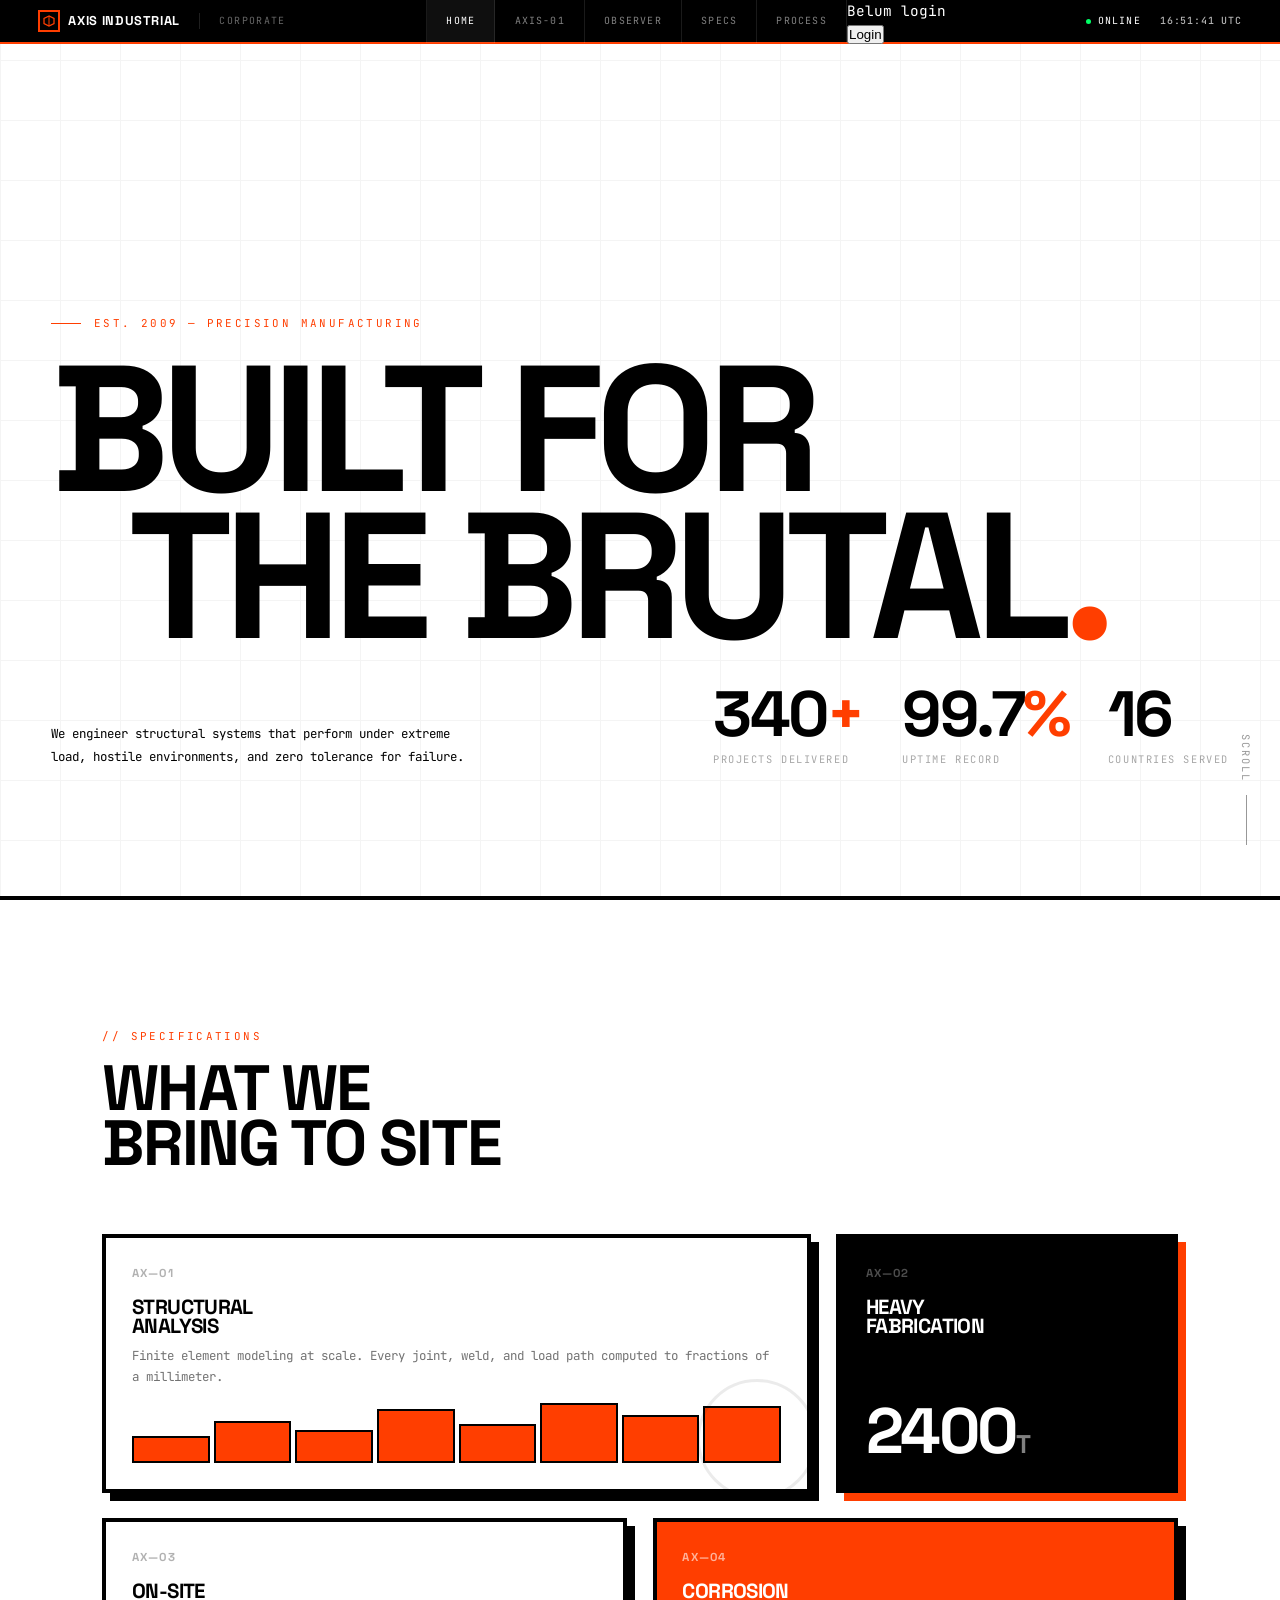
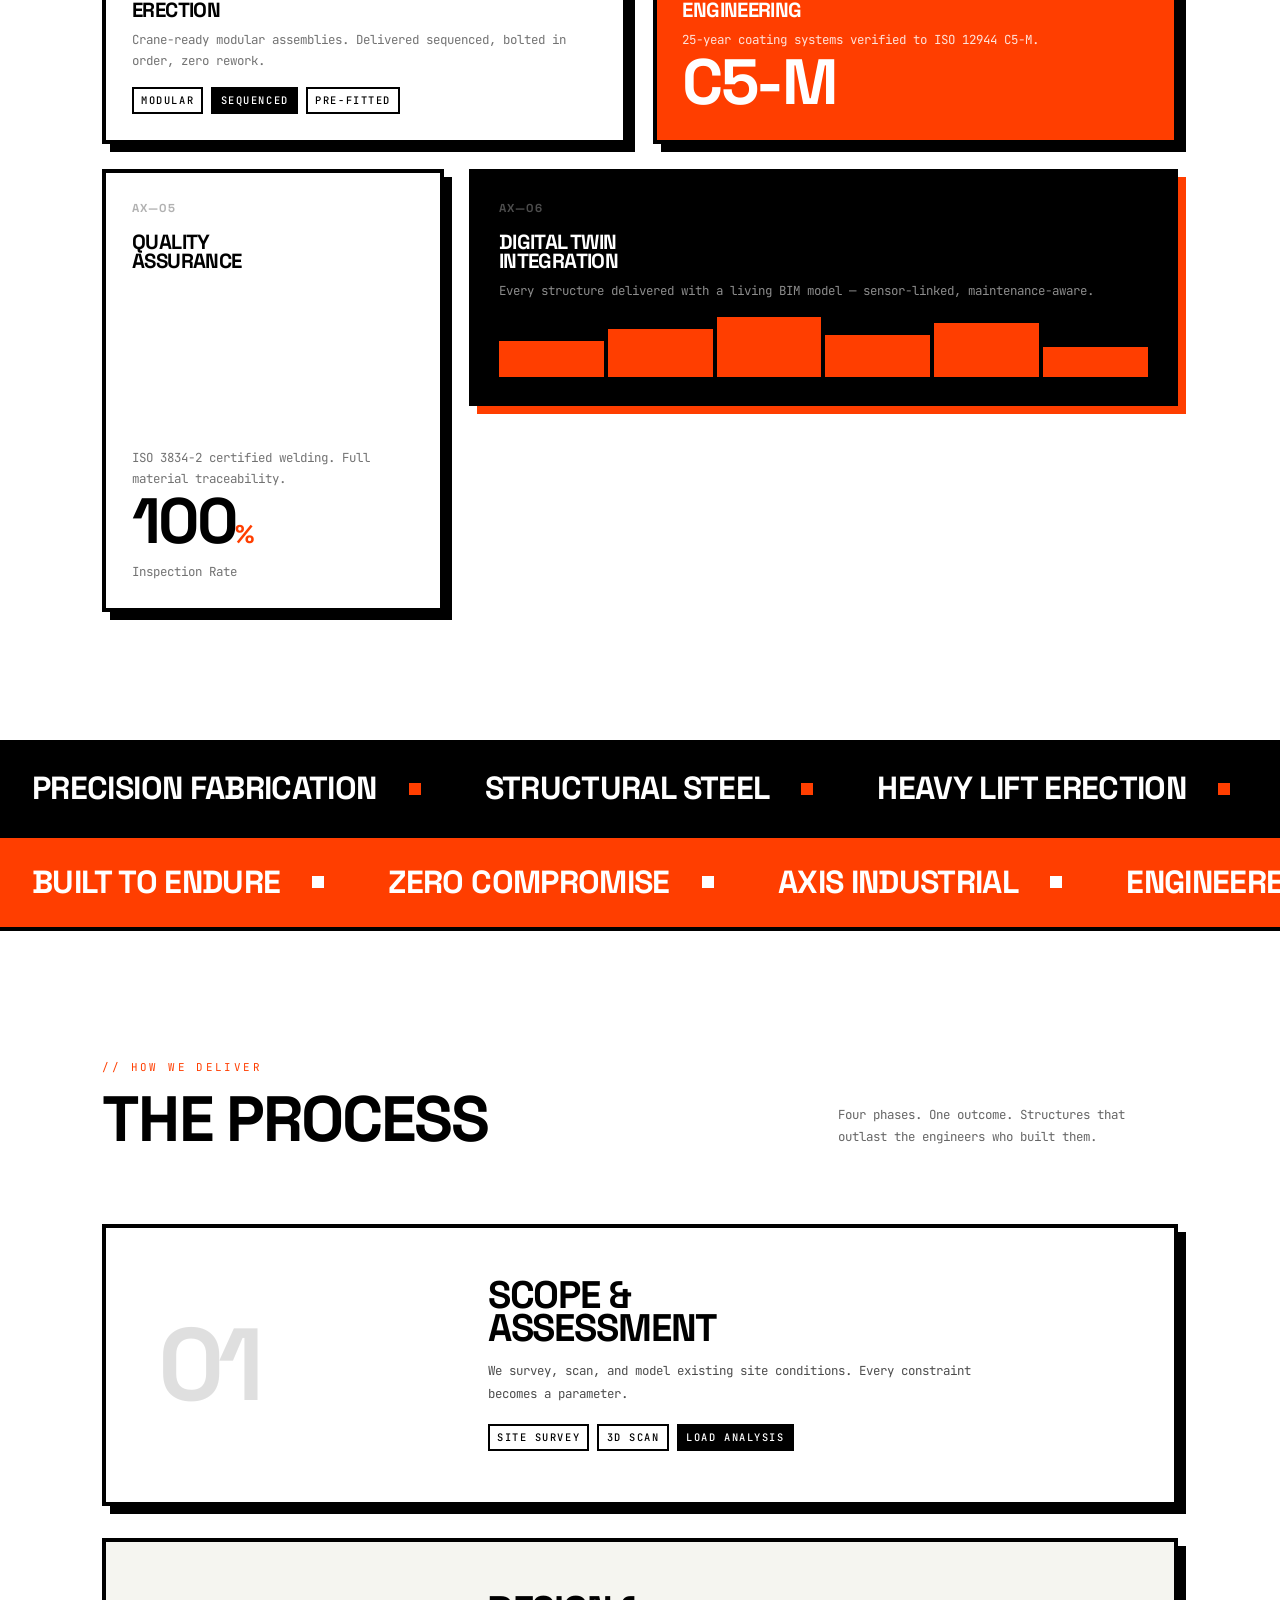
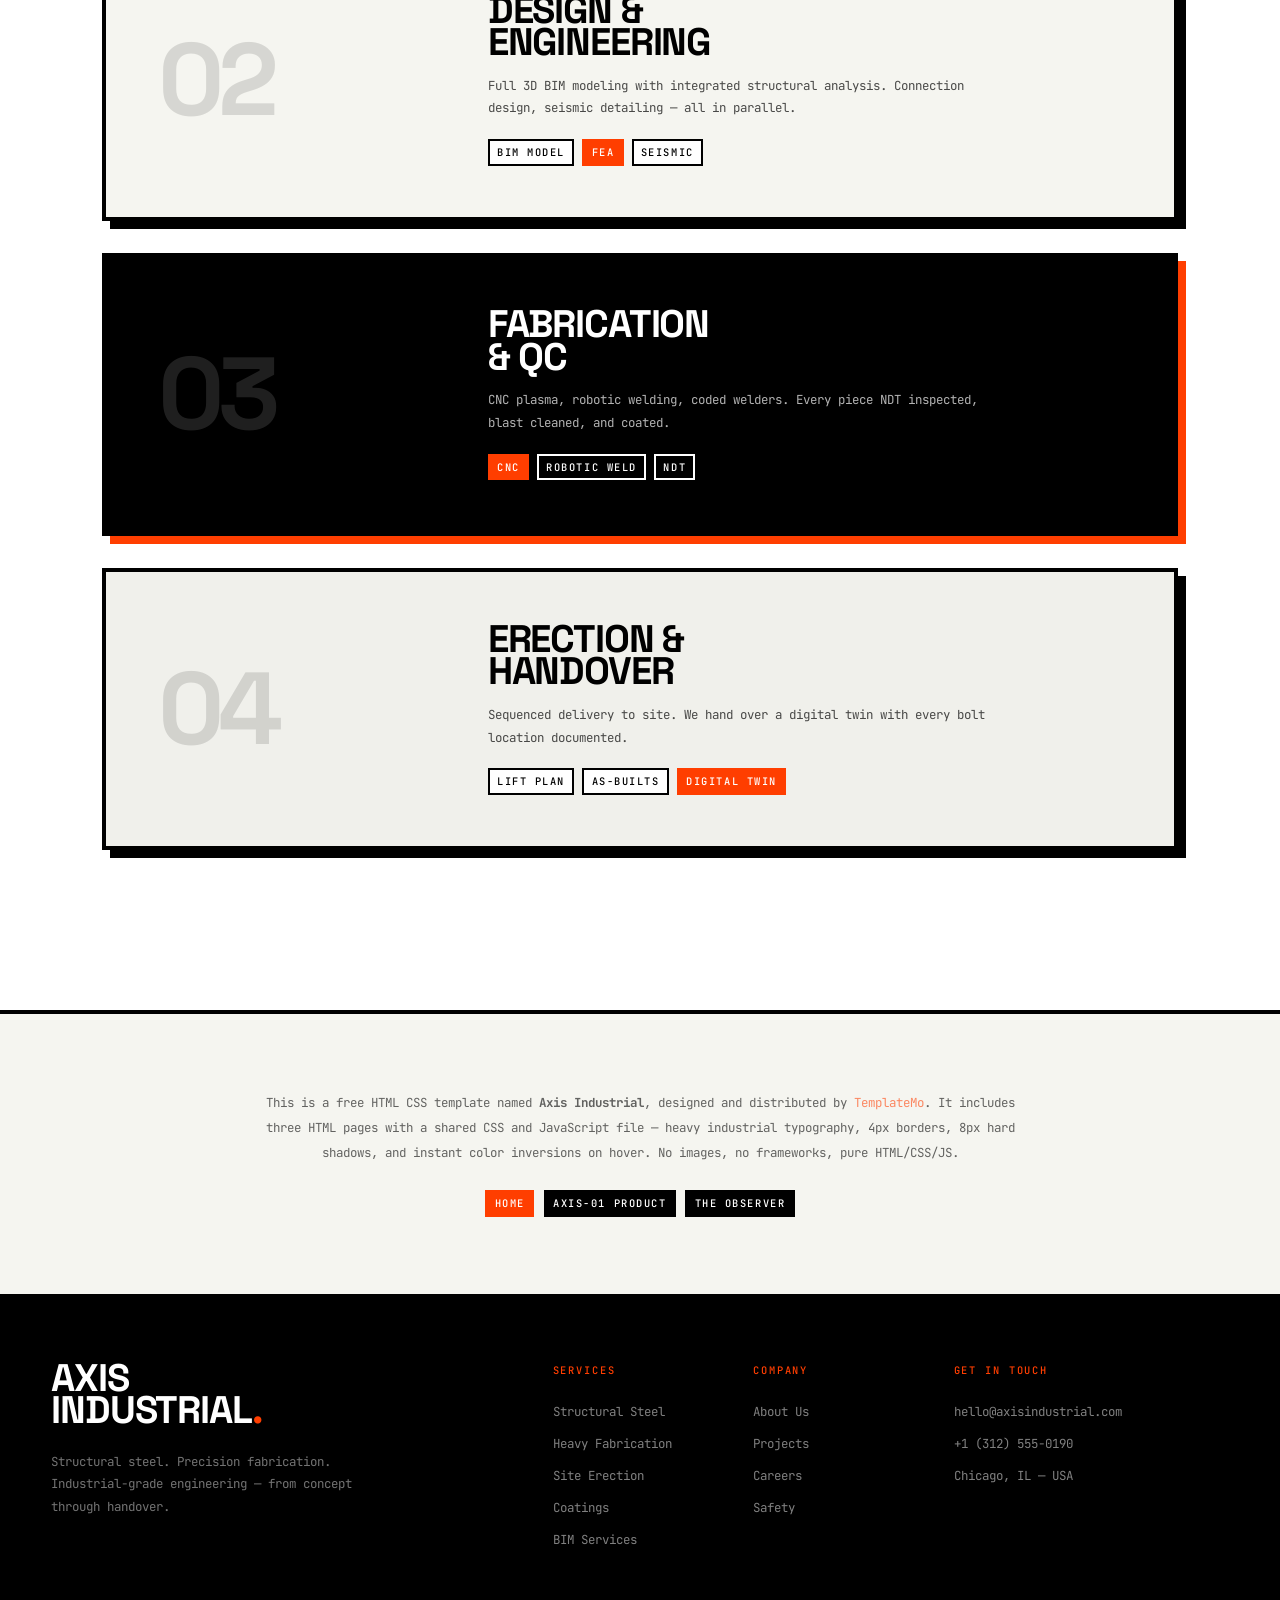
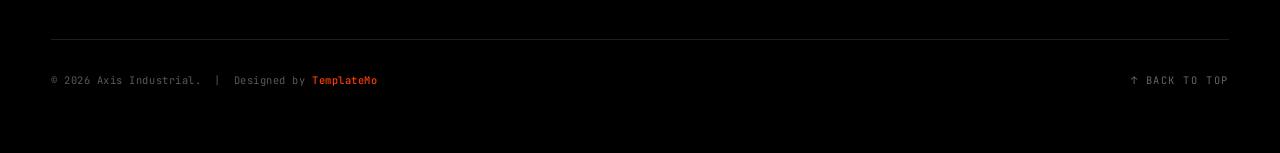
<file: index.html>
<!DOCTYPE html>
<html lang="en">
<head>
<meta charset="UTF-8">
<meta name="viewport" content="width=device-width, initial-scale=1.0">
<title>AXIS INDUSTRIAL — Engineered Without Compromise</title>
<meta name="description" content="AXIS INDUSTRIAL delivers precision-engineered solutions for heavy industry. Built to endure. Designed to perform.">
<link rel="preconnect" href="https://fonts.googleapis.com">
<link rel="preconnect" href="https://fonts.gstatic.com" crossorigin>
<link href="https://fonts.googleapis.com/css2?family=JetBrains+Mono:wght@400;500&family=Space+Grotesk:wght@400;700&display=swap" rel="stylesheet">
<link rel="stylesheet" href="css/templatemo-axis-industrial.css">
<link rel="stylesheet" href="css/templatemo-axis-main-page.css">
<!--

TemplateMo 619 Axis Industrial

https://templatemo.com/tm-619-axis-industrial

-->
</head>
<body>

<!-- ====== HEADER ====== -->
<header class="header">
    <div class="header__inner">
        <div class="header__left">
            <a href="index.html" class="header__logo" aria-label="AXIS INDUSTRIAL Home">
                <span class="header__logo-mark">
                    <svg viewBox="0 0 24 24" fill="none" xmlns="http://www.w3.org/2000/svg"><path d="M12 2L2 7V17L12 22L22 17V7L12 2Z" stroke="#FF3E00" stroke-width="2.5"/><line x1="12" y1="2" x2="12" y2="22" stroke="#FF3E00" stroke-width="2"/></svg>
                </span>
                Axis Industrial
            </a>
            <span class="header__sep"></span>
            <span class="header__product">Corporate</span>
        </div>
        <nav class="header__nav" id="headerNav">
            <a href="index.html" class="active">Home</a>
            <a href="animasi.html">AXIS-01</a>
            <a href="the-observer.html">Observer</a>
            <a href="#specs">Specs</a>
            <a href="#process">Process</a>

            <div class="login-status">
                    <p id="userInfo">Belum login</p>

                    <div id="authArea">
                <button onclick="goLogin()" class="nav-cta">Login</button>
                    </div>
            </div>
        </nav>
        <div class="header__right">
            <div class="header__status"><span class="header__status-dot"></span><span>Online</span></div>
            <div class="header__clock" id="utcClock">--:--:-- UTC</div>
        </div>
        <button class="header__burger" id="headerBurger" aria-label="Toggle navigation" aria-expanded="false"><span></span><span></span><span></span></button>
    </div>
</header>


<!-- ====== HERO ====== -->
<section class="hero">
    <div class="hero__grid hero__grid--dense" aria-hidden="true"></div>
    <div class="hero__label reveal">Est. 2009 — Precision Manufacturing</div>
    <h1 class="hero__title">
        <span class="line">Built for</span>
        <span class="line line--indent">the Brutal<span class="accent-dot">.</span></span>
    </h1>
    <div class="hero__bottom">
        <p class="hero__desc reveal">We engineer structural systems that perform under extreme load, hostile environments, and zero tolerance for failure.</p>
        <div class="hero__stats reveal">
            <div><div class="hero__stat-num">340<span class="accent">+</span></div><div class="hero__stat-label">Projects Delivered</div></div>
            <div><div class="hero__stat-num">99.7<span class="accent">%</span></div><div class="hero__stat-label">Uptime Record</div></div>
            <div><div class="hero__stat-num">16</div><div class="hero__stat-label">Countries Served</div></div>
        </div>
    </div>
    <div class="hero__scroll-cue" aria-hidden="true">Scroll</div>
</section>


<!-- ====== BENTO SPECS ====== -->
<section class="section" id="specs">
    <div class="container">
        <div class="section__header reveal">
            <div class="section__eyebrow">// Specifications</div>
            <h2 class="section__title">What We<br>Bring to Site</h2>
        </div>
        <div class="bento__grid">
            <div class="bento-card bento-card--wide reveal">
                <div class="bento-card__number">AX—01</div>
                <div><h3 class="bento-card__title">Structural<br>Analysis</h3><p class="bento-card__text">Finite element modeling at scale. Every joint, weld, and load path computed to fractions of a millimeter.</p></div>
                <div class="bar-chart"><div class="bar-chart__col" style="height:45%"></div><div class="bar-chart__col" style="height:70%"></div><div class="bar-chart__col" style="height:55%"></div><div class="bar-chart__col" style="height:90%"></div><div class="bar-chart__col" style="height:65%"></div><div class="bar-chart__col" style="height:100%"></div><div class="bar-chart__col" style="height:80%"></div><div class="bar-chart__col" style="height:95%"></div></div>
                <div class="bento-card__visual" aria-hidden="true"></div>
            </div>
            <div class="bento-card bento-card--narrow bento-card--dark reveal">
                <div class="bento-card__number">AX—02</div>
                <h3 class="bento-card__title">Heavy<br>Fabrication</h3>
                <div class="bento-card__stat">2400<span style="font-size:0.4em;opacity:0.5">T</span></div>
            </div>
            <div class="bento-card bento-card--mid reveal">
                <div class="bento-card__number">AX—03</div>
                <div><h3 class="bento-card__title">On-Site<br>Erection</h3><p class="bento-card__text">Crane-ready modular assemblies. Delivered sequenced, bolted in order, zero rework.</p></div>
                <div style="align-self:end;display:flex;flex-wrap:wrap;gap:0.5rem"><span class="tag">Modular</span><span class="tag tag--filled">Sequenced</span><span class="tag">Pre-fitted</span></div>
            </div>
            <div class="bento-card bento-card--mid bento-card--safety reveal">
                <div class="bento-card__number" style="opacity:0.6">AX—04</div>
                <h3 class="bento-card__title">Corrosion<br>Engineering</h3>
                <p class="bento-card__text" style="opacity:0.85">25-year coating systems verified to ISO 12944 C5-M.</p>
                <div class="bento-card__stat">C5-M</div>
            </div>
            <div class="bento-card bento-card--narrow bento-card--tall reveal">
                <div class="bento-card__number">AX—05</div>
                <h3 class="bento-card__title">Quality<br>Assurance</h3>
                <p class="bento-card__text">ISO 3834-2 certified welding. Full material traceability.</p>
                <div style="align-self:end"><div class="bento-card__stat">100<span class="accent" style="font-size:0.4em">%</span></div><div class="bento-card__text" style="margin-top:0.5rem">Inspection Rate</div></div>
            </div>
            <div class="bento-card bento-card--wide bento-card--dark reveal">
                <div class="bento-card__number">AX—06</div>
                <div><h3 class="bento-card__title">Digital Twin<br>Integration</h3><p class="bento-card__text" style="opacity:0.55">Every structure delivered with a living BIM model — sensor-linked, maintenance-aware.</p></div>
                <div class="bar-chart"><div class="bar-chart__col" style="height:60%"></div><div class="bar-chart__col" style="height:80%"></div><div class="bar-chart__col" style="height:100%"></div><div class="bar-chart__col" style="height:70%"></div><div class="bar-chart__col" style="height:90%"></div><div class="bar-chart__col" style="height:50%"></div></div>
            </div>
        </div>
    </div>
</section>


<!-- ====== TICKER ====== -->
<div class="ticker" aria-hidden="true"><div class="ticker__track"><span class="ticker__item">Precision Fabrication</span><span class="ticker__item">Structural Steel</span><span class="ticker__item">Heavy Lift Erection</span><span class="ticker__item">Industrial Coatings</span><span class="ticker__item">BIM / Digital Twin</span><span class="ticker__item">Quality ISO 3834</span><span class="ticker__item">NDT Inspection</span><span class="ticker__item">Modular Assembly</span><span class="ticker__item">Precision Fabrication</span><span class="ticker__item">Structural Steel</span><span class="ticker__item">Heavy Lift Erection</span><span class="ticker__item">Industrial Coatings</span><span class="ticker__item">BIM / Digital Twin</span><span class="ticker__item">Quality ISO 3834</span><span class="ticker__item">NDT Inspection</span><span class="ticker__item">Modular Assembly</span></div></div>
<div class="ticker ticker--reverse ticker--safety" aria-hidden="true"><div class="ticker__track"><span class="ticker__item">Built to Endure</span><span class="ticker__item">Zero Compromise</span><span class="ticker__item">Axis Industrial</span><span class="ticker__item">Engineered Strength</span><span class="ticker__item">On Time — On Spec</span><span class="ticker__item">Axis Industrial</span><span class="ticker__item">Built to Endure</span><span class="ticker__item">Zero Compromise</span><span class="ticker__item">Axis Industrial</span><span class="ticker__item">Engineered Strength</span><span class="ticker__item">On Time — On Spec</span><span class="ticker__item">Axis Industrial</span></div></div>


<!-- ====== THE STACK ====== -->
<section class="section" id="process">
    <div class="container">
        <div class="stack__header reveal">
            <div><div class="section__eyebrow">// How We Deliver</div><h2 class="section__title">The Process</h2></div>
            <p class="stack__subtitle">Four phases. One outcome. Structures that outlast the engineers who built them.</p>
        </div>
        <div>
            <article class="stack__card reveal"><div class="stack__card-left"><div class="stack__card-step">01</div></div><div class="stack__card-right"><h3 class="stack__card-title">Scope &<br>Assessment</h3><p class="stack__card-text">We survey, scan, and model existing site conditions. Every constraint becomes a parameter.</p><div class="stack__card-tags"><span class="tag">Site Survey</span><span class="tag">3D Scan</span><span class="tag tag--filled">Load Analysis</span></div></div></article>
            <article class="stack__card reveal"><div class="stack__card-left"><div class="stack__card-step">02</div></div><div class="stack__card-right"><h3 class="stack__card-title">Design &<br>Engineering</h3><p class="stack__card-text">Full 3D BIM modeling with integrated structural analysis. Connection design, seismic detailing — all in parallel.</p><div class="stack__card-tags"><span class="tag">BIM Model</span><span class="tag tag--safety">FEA</span><span class="tag">Seismic</span></div></div></article>
            <article class="stack__card reveal"><div class="stack__card-left"><div class="stack__card-step">03</div></div><div class="stack__card-right"><h3 class="stack__card-title">Fabrication<br>& QC</h3><p class="stack__card-text">CNC plasma, robotic welding, coded welders. Every piece NDT inspected, blast cleaned, and coated.</p><div class="stack__card-tags"><span class="tag tag--filled">CNC</span><span class="tag">Robotic Weld</span><span class="tag">NDT</span></div></div></article>
            <article class="stack__card reveal"><div class="stack__card-left"><div class="stack__card-step">04</div></div><div class="stack__card-right"><h3 class="stack__card-title">Erection &<br>Handover</h3><p class="stack__card-text">Sequenced delivery to site. We hand over a digital twin with every bolt location documented.</p><div class="stack__card-tags"><span class="tag">Lift Plan</span><span class="tag">As-Builts</span><span class="tag tag--safety">Digital Twin</span></div></div></article>
        </div>
    </div>
</section>


<!-- ====== ABOUT THIS TEMPLATE ====== -->
<section class="about">
    <div class="about__inner">
        <p class="about__text">
            This is a free HTML CSS template named <strong>Axis Industrial</strong>, designed and distributed by
            <a href="https://templatemo.com/tm-619-axis-industrial" target="_blank" rel="noopener" style="color:var(--safety)">TemplateMo</a>.
            It includes three HTML pages with a shared CSS and JavaScript file — heavy industrial typography,
            4px borders, 8px hard shadows, and instant color inversions on hover. No images, no frameworks, pure HTML/CSS/JS.
        </p>
        <div class="about__links">
            <a href="index.html" class="tag tag--safety">Home</a>
            <a href="landing-page.html" class="tag tag--filled">AXIS-01 Product</a>
            <a href="the-observer.html" class="tag tag--filled">The Observer</a>
        </div>
    </div>
</section>


<!-- ====== FOOTER ====== -->
<footer class="footer">
    <div class="footer__inner">
        <div class="footer__top">
            <div class="footer__brand">
                <h2 class="font-display footer__brand-name">Axis<br>Industrial<span class="accent">.</span></h2>
                <p class="footer__brand-desc">Structural steel. Precision fabrication. Industrial-grade engineering — from concept through handover.</p>
            </div>
            <div class="footer__col"><div class="footer__col-title">Services</div><a href="#">Structural Steel</a><a href="#">Heavy Fabrication</a><a href="#">Site Erection</a><a href="#">Coatings</a><a href="#">BIM Services</a></div>
            <div class="footer__col"><div class="footer__col-title">Company</div><a href="#">About Us</a><a href="#">Projects</a><a href="#">Careers</a><a href="#">Safety</a></div>
            <div class="footer__col"><div class="footer__col-title">Get in Touch</div><a href="#">hello@axisindustrial.com</a><a href="#">+1 (312) 555-0190</a><a href="#">Chicago, IL — USA</a></div>
        </div>
        <div class="footer__bottom">
            <span class="footer__copy">&copy; 2026 Axis Industrial. &nbsp;|&nbsp; Designed by <a href="https://templatemo.com/tm-619-axis-industrial" target="_blank" rel="nofollow noopener">TemplateMo</a></span>
            <button class="footer__back-top" id="backToTop" aria-label="Back to top">↑ Back to Top</button>
        </div>
    </div>
</footer>

<script src="js/templatemo-axis-script.js"></script>
    <script src="login/js/welcome.js"></script>
</body>
</html>
</file>
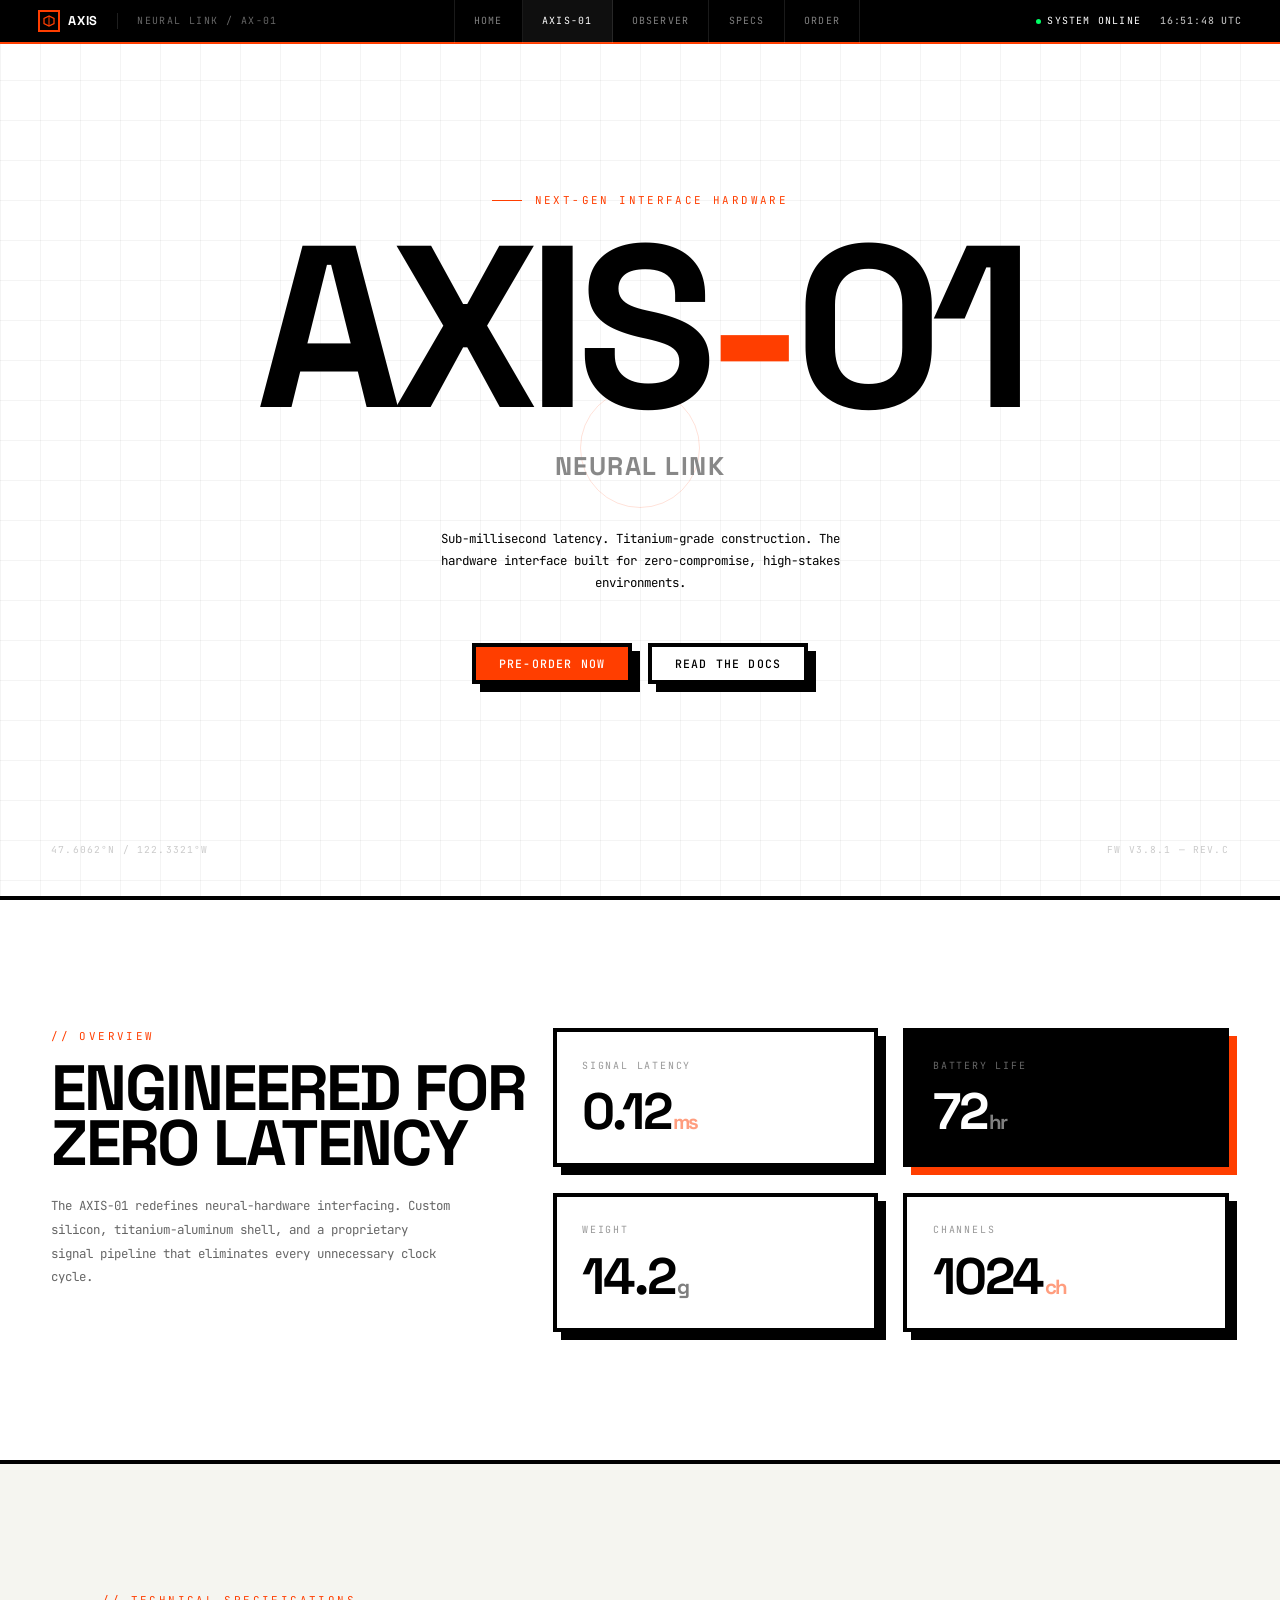
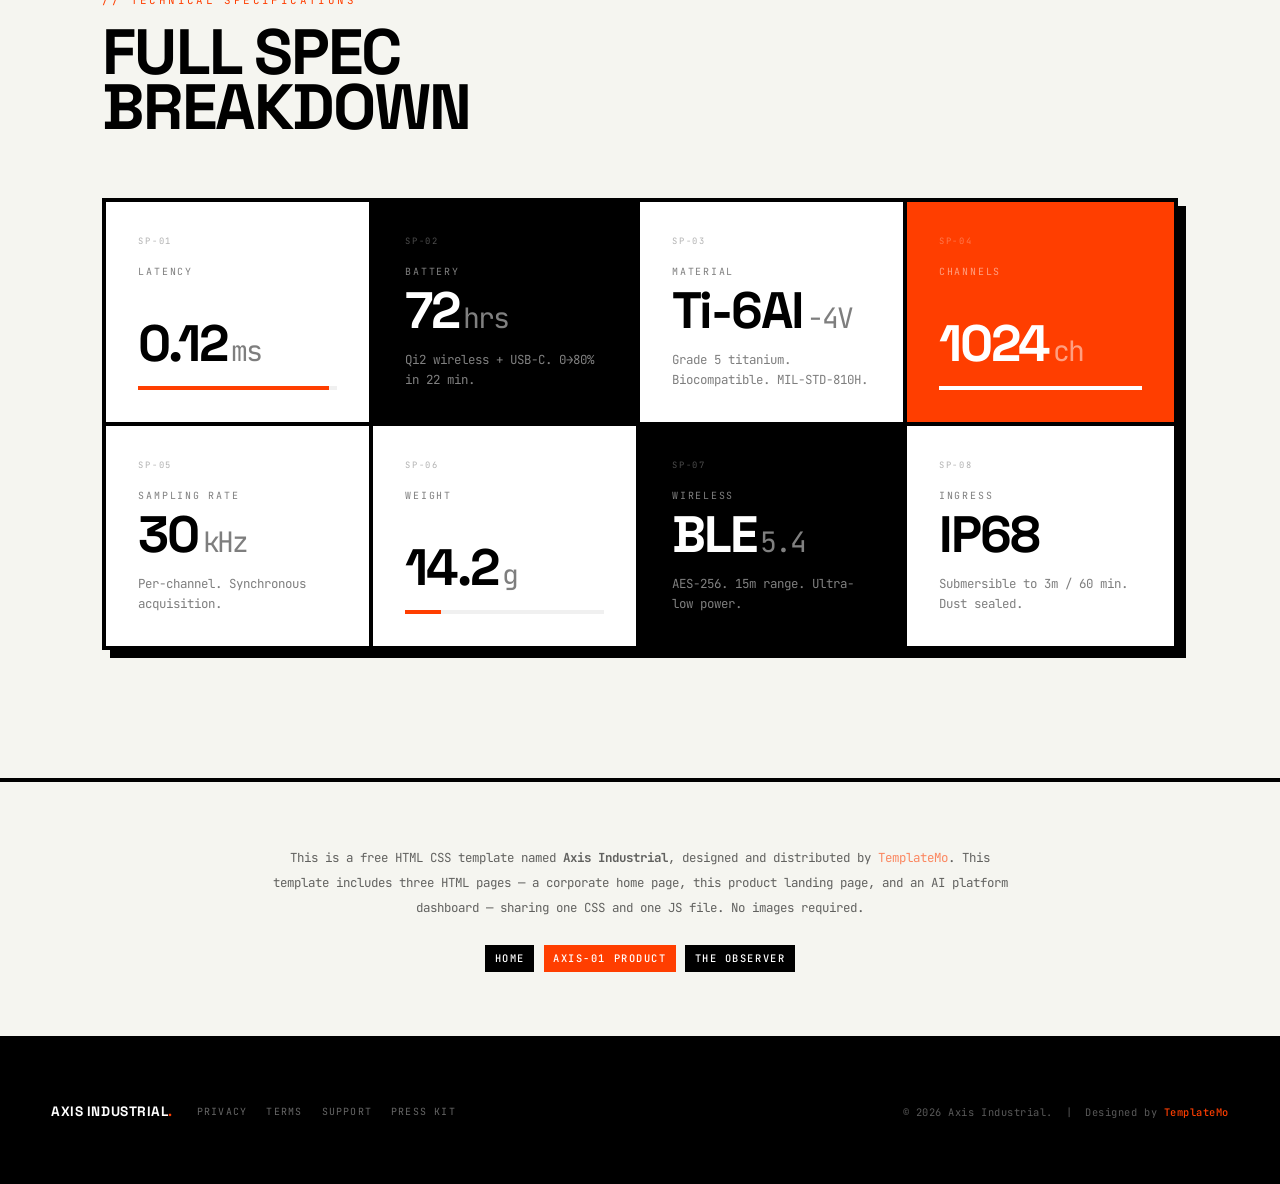
<file: animasi.html>
<!DOCTYPE html>
<html lang="en">
<head>
<meta charset="UTF-8">
<meta name="viewport" content="width=device-width, initial-scale=1.0">
<title>AXIS-01 Neural Link — Next-Gen Interface Hardware</title>
<meta name="description" content="AXIS-01 Neural Link. Sub-millisecond latency. Titanium-grade construction. The hardware interface built for zero-compromise environments.">
<link rel="preconnect" href="https://fonts.googleapis.com">
<link rel="preconnect" href="https://fonts.gstatic.com" crossorigin>
<link href="https://fonts.googleapis.com/css2?family=JetBrains+Mono:wght@400;500&family=Space+Grotesk:wght@400;700&display=swap" rel="stylesheet">
<link rel="stylesheet" href="css/templatemo-axis-industrial.css">
<link rel="stylesheet" href="css/templatemo-axis-landing-page.css">
<!--

TemplateMo 619 Axis Industrial

https://templatemo.com/tm-619-axis-industrial

-->
</head>
<body>

<!-- ====== HEADER ====== -->
<header class="header">
    <div class="header__inner">
        <div class="header__left">
            <a href="index.html" class="header__logo" aria-label="Axis Industrial Home">
                <span class="header__logo-mark"><svg viewBox="0 0 24 24" fill="none" xmlns="http://www.w3.org/2000/svg"><path d="M12 2L2 7V17L12 22L22 17V7L12 2Z" stroke="#FF3E00" stroke-width="2.5"/><line x1="12" y1="2" x2="12" y2="22" stroke="#FF3E00" stroke-width="2"/></svg></span>
                Axis
            </a>
            <span class="header__sep"></span>
            <span class="header__product">Neural Link / AX-01</span>
        </div>
        <nav class="header__nav" id="headerNav">
            <a href="index.html">Home</a>
            <a href="landing-page.html" class="active">AXIS-01</a>
            <a href="the-observer.html">Observer</a>
            <a href="#specs">Specs</a>
            <a href="#order">Order</a>
        </nav>
        <div class="header__right">
            <div class="header__status"><span class="header__status-dot"></span><span>System Online</span></div>
            <div class="header__clock" id="utcClock">--:--:-- UTC</div>
        </div>
        <button class="header__burger" id="headerBurger" aria-label="Toggle navigation" aria-expanded="false"><span></span><span></span><span></span></button>
    </div>
</header>


<!-- ====== HERO ====== -->
<section class="hero hero--center hero--product">
    <div class="hero__grid" aria-hidden="true"></div>
    <div class="hero__label reveal">Next-Gen Interface Hardware</div>
    <h1 class="hero__title">AXIS<span class="accent-dot">-</span>01</h1>
    <p class="hero__subtitle reveal">Neural Link</p>
    <p class="hero__desc reveal" style="margin-bottom:3rem">Sub-millisecond latency. Titanium-grade construction. The hardware interface built for zero-compromise, high-stakes environments.</p>
    <div class="hero__actions reveal">
        <button class="btn btn--primary">Pre-Order Now</button>
        <button class="btn btn--ghost">Read the Docs</button>
    </div>
    <span class="hero__coords" aria-hidden="true">47.6062°N / 122.3321°W</span>
    <span class="hero__version" aria-hidden="true">FW v3.8.1 — Rev.C</span>
</section>


<!-- ====== PRODUCT DETAILS ====== -->
<section class="section" id="overview">
    <div class="details__inner">
        <div class="details__left reveal">
            <div class="section__eyebrow">// Overview</div>
            <h2 class="section__title">Engineered for<br>Zero Latency</h2>
            <p class="details__text" style="margin-top:1.5rem">The AXIS-01 redefines neural-hardware interfacing. Custom silicon, titanium-aluminum shell, and a proprietary signal pipeline that eliminates every unnecessary clock cycle.</p>
        </div>
        <div class="details__right">
            <div class="stat-card reveal"><div class="stat-card__label">Signal Latency</div><div class="stat-card__value">0.12<span class="stat-card__unit accent">ms</span></div></div>
            <div class="stat-card stat-card--dark reveal"><div class="stat-card__label">Battery Life</div><div class="stat-card__value">72<span class="stat-card__unit">hr</span></div></div>
            <div class="stat-card reveal"><div class="stat-card__label">Weight</div><div class="stat-card__value">14.2<span class="stat-card__unit">g</span></div></div>
            <div class="stat-card reveal"><div class="stat-card__label">Channels</div><div class="stat-card__value">1024<span class="stat-card__unit accent">ch</span></div></div>
        </div>
    </div>
</section>


<!-- ====== SPEC GRID ====== -->
<section class="section section--surface" id="specs">
    <div class="container">
        <div class="section__header reveal">
            <div class="section__eyebrow">// Technical Specifications</div>
            <h2 class="section__title">Full Spec<br>Breakdown</h2>
        </div>
        <div class="spec-grid reveal">
            <div class="spec-cell"><div><div class="spec-cell__id">SP-01</div><div class="spec-cell__label">Latency</div></div><div><div class="spec-cell__value">0.12<span class="spec-cell__unit">ms</span></div><div class="bar-track"><div class="bar-track__fill" style="width:96%"></div></div></div></div>
            <div class="spec-cell spec-cell--dark"><div><div class="spec-cell__id">SP-02</div><div class="spec-cell__label">Battery</div></div><div><div class="spec-cell__value">72<span class="spec-cell__unit">hrs</span></div><div class="spec-cell__note">Qi2 wireless + USB-C. 0→80% in 22 min.</div></div></div>
            <div class="spec-cell"><div><div class="spec-cell__id">SP-03</div><div class="spec-cell__label">Material</div></div><div><div class="spec-cell__value">Ti-6Al<span class="spec-cell__unit">-4V</span></div><div class="spec-cell__note">Grade 5 titanium. Biocompatible. MIL-STD-810H.</div></div></div>
            <div class="spec-cell spec-cell--safety"><div><div class="spec-cell__id">SP-04</div><div class="spec-cell__label">Channels</div></div><div><div class="spec-cell__value">1024<span class="spec-cell__unit">ch</span></div><div class="bar-track"><div class="bar-track__fill" style="width:100%"></div></div></div></div>
            <div class="spec-cell"><div><div class="spec-cell__id">SP-05</div><div class="spec-cell__label">Sampling Rate</div></div><div><div class="spec-cell__value">30<span class="spec-cell__unit">kHz</span></div><div class="spec-cell__note">Per-channel. Synchronous acquisition.</div></div></div>
            <div class="spec-cell"><div><div class="spec-cell__id">SP-06</div><div class="spec-cell__label">Weight</div></div><div><div class="spec-cell__value">14.2<span class="spec-cell__unit">g</span></div><div class="bar-track"><div class="bar-track__fill" style="width:18%"></div></div></div></div>
            <div class="spec-cell spec-cell--dark"><div><div class="spec-cell__id">SP-07</div><div class="spec-cell__label">Wireless</div></div><div><div class="spec-cell__value">BLE<span class="spec-cell__unit">5.4</span></div><div class="spec-cell__note">AES-256. 15m range. Ultra-low power.</div></div></div>
            <div class="spec-cell"><div><div class="spec-cell__id">SP-08</div><div class="spec-cell__label">Ingress</div></div><div><div class="spec-cell__value">IP68</div><div class="spec-cell__note">Submersible to 3m / 60 min. Dust sealed.</div></div></div>
        </div>
    </div>
</section>

<!-- ====== ABOUT THIS TEMPLATE ====== -->
<section class="about">
    <div class="about__inner">
        <p class="about__text">
            This is a free HTML CSS template named <strong>Axis Industrial</strong>, designed and distributed by
            <a href="https://templatemo.com/tm-619-axis-industrial" target="_blank" rel="noopener" style="color:var(--safety)">TemplateMo</a>.
            This template includes three HTML pages — a corporate home page, this product landing page, and an AI platform dashboard — sharing one CSS and one JS file. No images required.
        </p>
        <div class="about__links">
            <a href="index.html" class="tag tag--filled">Home</a>
            <a href="landing-page.html" class="tag tag--safety">AXIS-01 Product</a>
            <a href="the-observer.html" class="tag tag--filled">The Observer</a>
        </div>
    </div>
</section>


<!-- ====== FOOTER ====== -->
<footer class="footer footer--compact">
    <div class="footer__inner">
        <div class="footer__left">
            <span class="footer__logo font-display">Axis Industrial<span class="accent">.</span></span>
            <div class="footer__links"><a href="#">Privacy</a><a href="#">Terms</a><a href="#">Support</a><a href="#">Press Kit</a></div>
        </div>
        <span class="footer__copy">&copy; 2026 Axis Industrial. &nbsp;|&nbsp; Designed by <a href="https://templatemo.com/tm-619-axis-industrial" target="_blank" rel="nofollow noopener">TemplateMo</a></span>
    </div>
</footer>

<script src="js/templatemo-axis-script.js"></script>
</body>
</html>
</file>
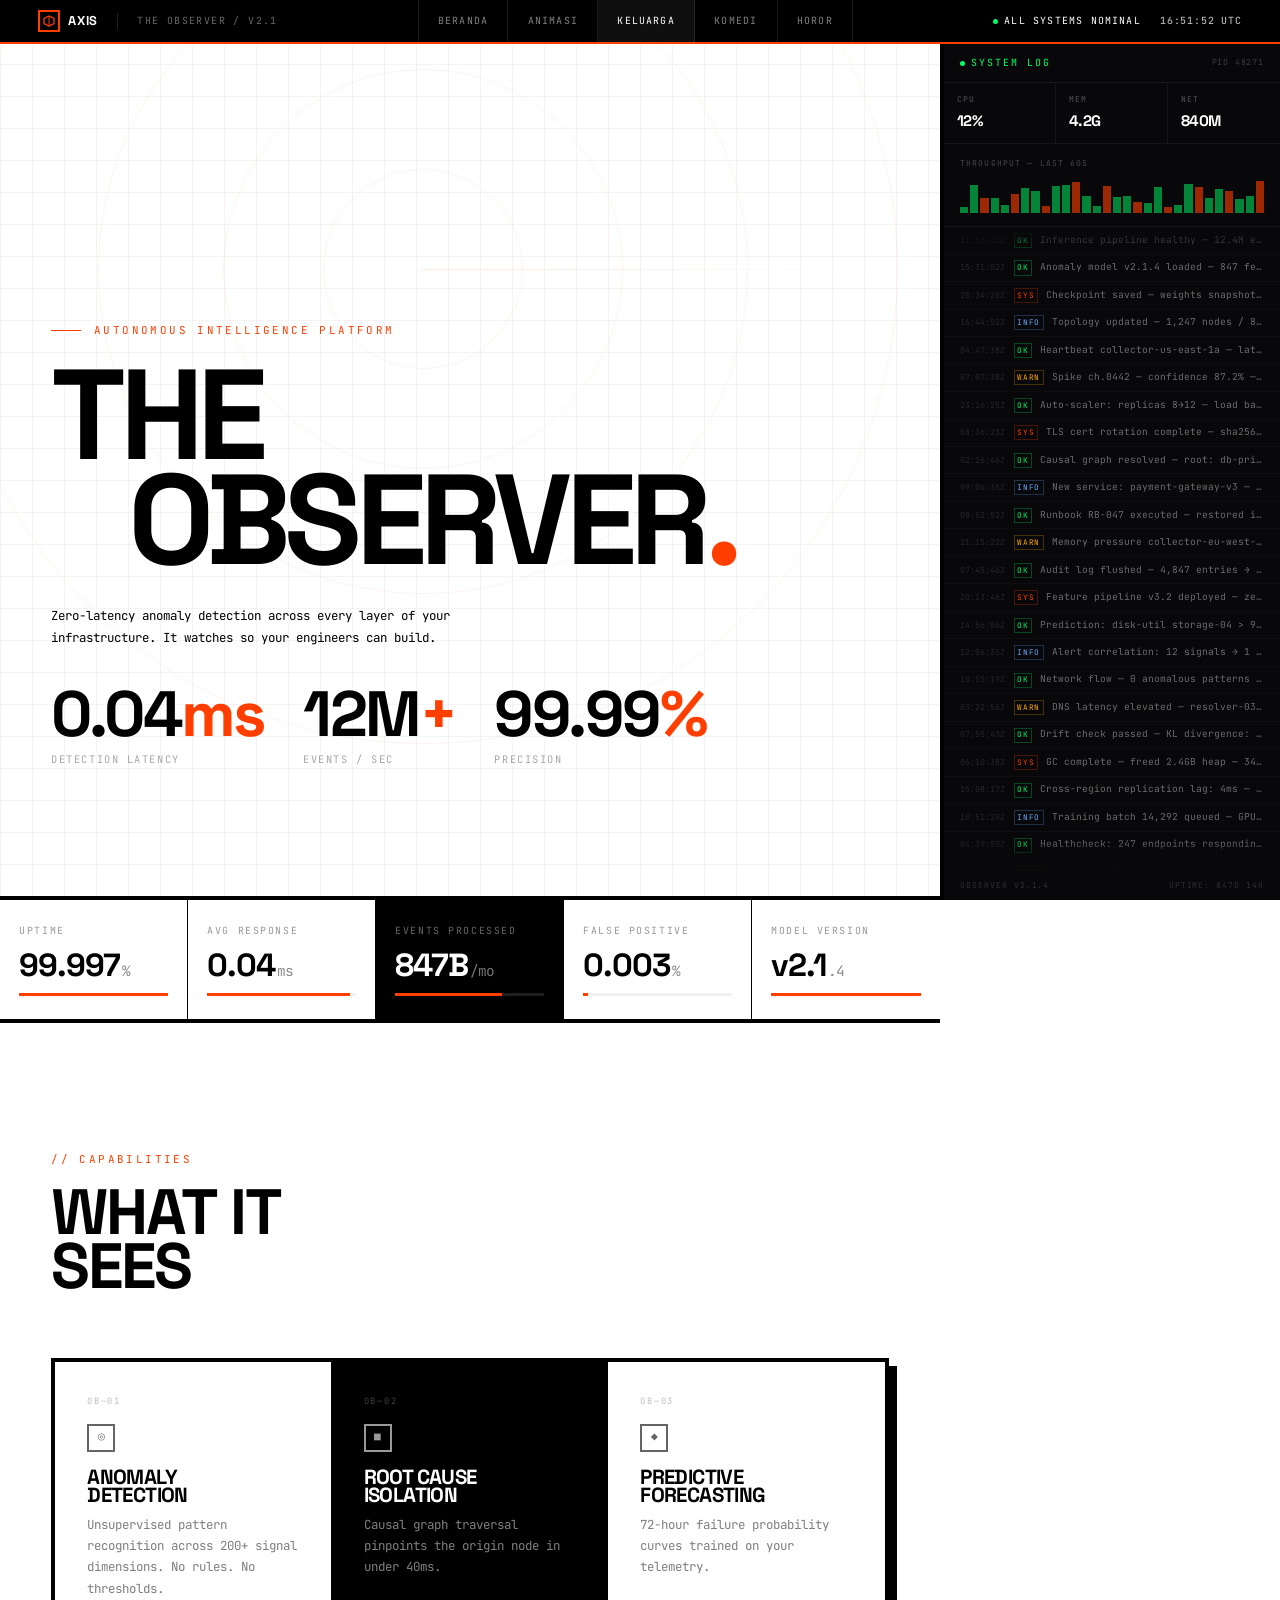
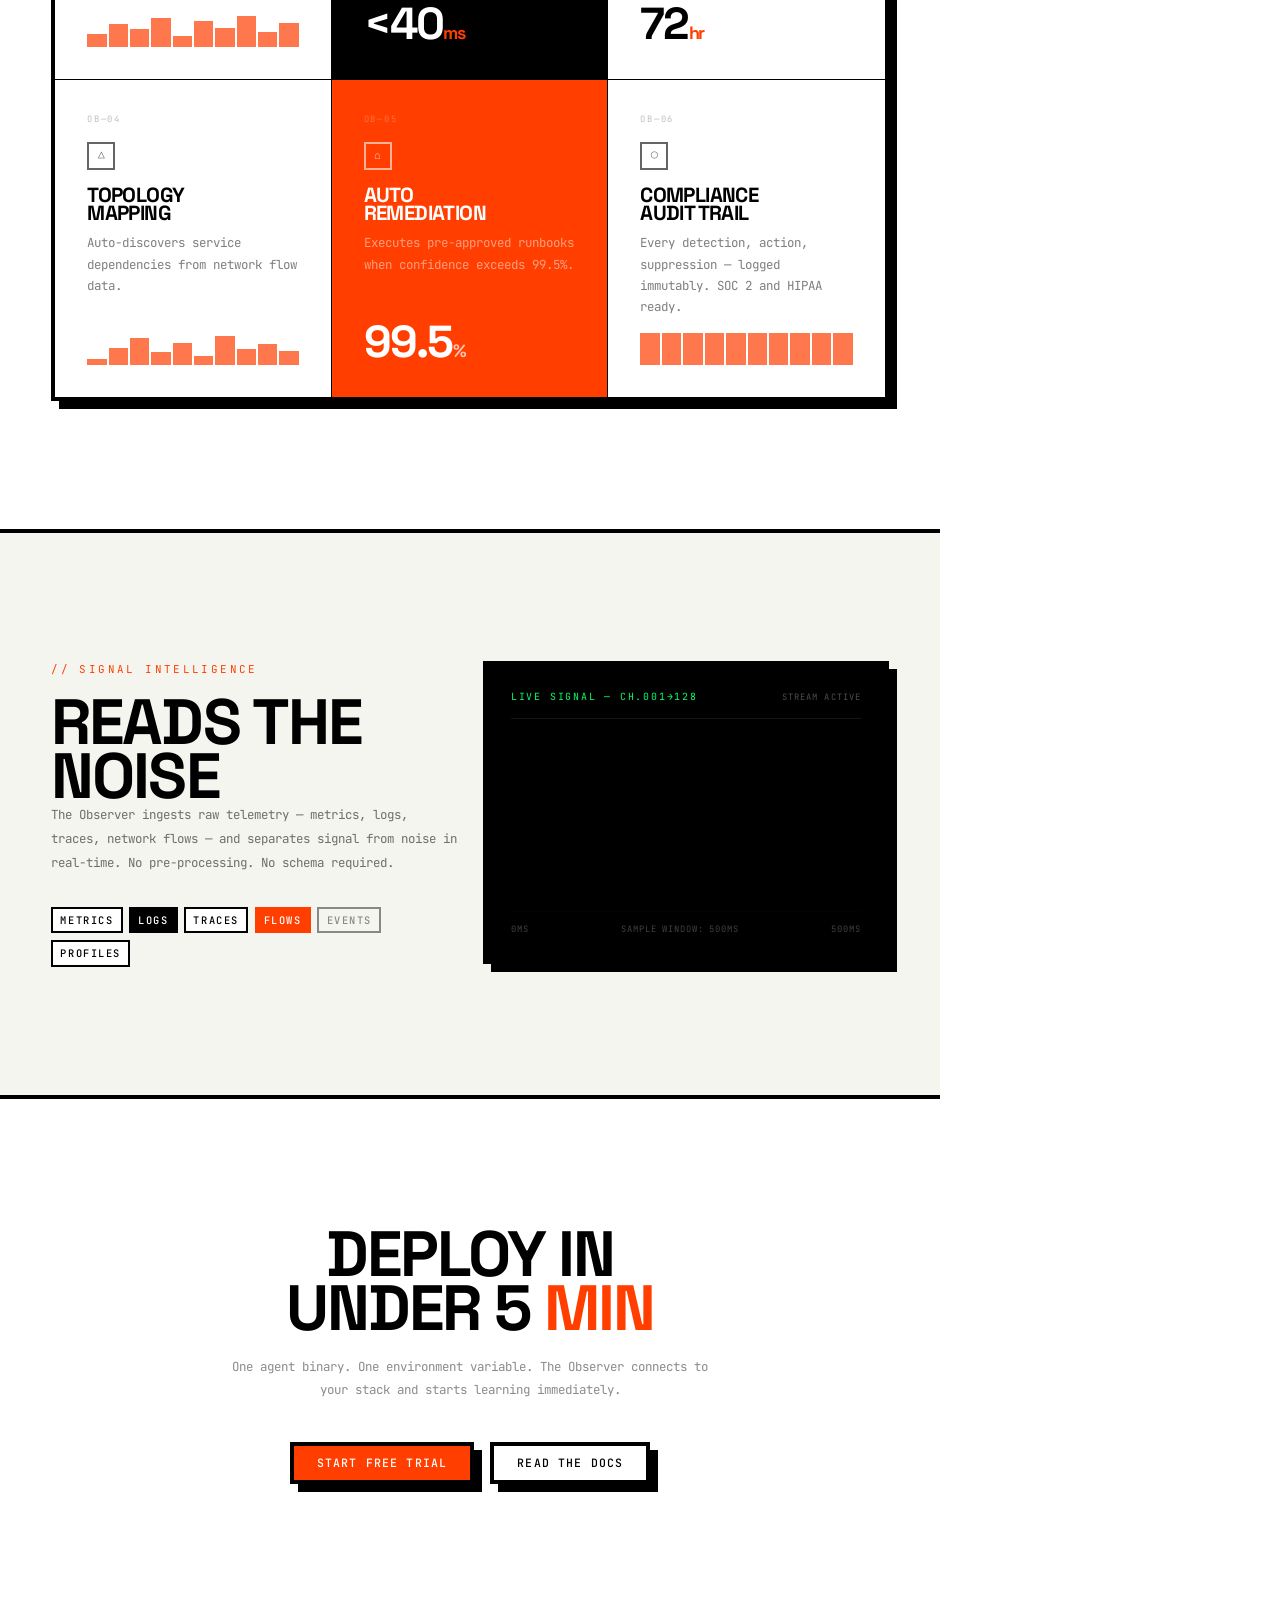
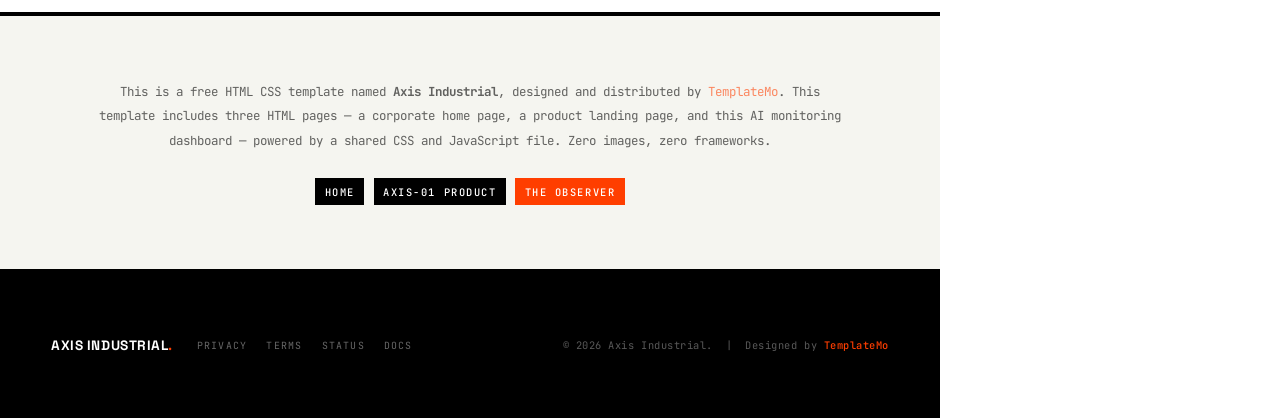
<file: keluarga.html>
<!DOCTYPE html>
<html lang="en">
<head>
<meta charset="UTF-8">
<meta name="viewport" content="width=device-width, initial-scale=1.0">
<title>keluarga</title>
<meta name="description" content="The Observer. Real-time AI inference monitoring. Zero-latency anomaly detection across every layer of your stack.">
<link rel="preconnect" href="https://fonts.googleapis.com">
<link rel="preconnect" href="https://fonts.gstatic.com" crossorigin>
<link href="https://fonts.googleapis.com/css2?family=JetBrains+Mono:wght@300;400;500;700&family=Space+Grotesk:wght@400;700&display=swap" rel="stylesheet">
<link rel="stylesheet" href="css/templatemo-axis-industrial.css">
<link rel="stylesheet" href="css/templatemo-axis-the-observer.css">
<!--

TemplateMo 619 Axis Industrial

https://templatemo.com/tm-619-axis-industrial

-->
</head>
<body>

<!-- ====== HEADER ====== -->
<header class="header">
    <div class="header__inner">
        <div class="header__left">
            <a href="index.html" class="header__logo">
                <span class="header__logo-mark"><svg viewBox="0 0 24 24" fill="none" xmlns="http://www.w3.org/2000/svg"><path d="M12 2L2 7V17L12 22L22 17V7L12 2Z" stroke="#FF3E00" stroke-width="2.5"/><line x1="12" y1="2" x2="12" y2="22" stroke="#FF3E00" stroke-width="2"/></svg></span>
                Axis
            </a>
            <span class="header__sep"></span>
            <span class="header__product">The Observer / v2.1</span>
        </div>
        <nav class="header__nav" id="headerNav">
            <a href="index.html">Beranda</a>
            <a href="animasi.html">Animasi</a>
            <a href="keluarga.html" class="active">Keluarga</a>
            <a href="#features">Komedi</a>
            <a href="#deploy">Horor</a>
        </nav>
        <div class="header__right">
            <div class="header__status"><span class="header__status-dot"></span><span>All Systems Nominal</span></div>
            <div class="header__clock" id="utcClock">--:--:-- UTC</div>
        </div>
        <button class="header__burger" id="headerBurger" aria-label="Toggle navigation" aria-expanded="false"><span></span><span></span><span></span></button>
    </div>
</header>

<!-- ====== LAYOUT SHELL ====== -->
<div class="shell">
<main class="shell__main">

    <!-- ====== HERO ====== -->
    <section class="hero hero--radar">
        <div class="hero__grid" aria-hidden="true"></div>
        <div class="hero__rings" aria-hidden="true"><div class="hero__ring"></div><div class="hero__ring"></div><div class="hero__ring"></div><div class="hero__ring"></div></div>
        <div class="hero__label reveal">Autonomous Intelligence Platform</div>
        <h1 class="hero__title"><span class="line">The</span><span class="line line--indent">Observer<span class="dot">.</span></span></h1>
        <div class="hero__bottom">
            <p class="hero__desc reveal">Zero-latency anomaly detection across every layer of your infrastructure. It watches so your engineers can build.</p>
            <div class="hero__kpis reveal">
                <div><div class="hero__kpi-val">0.04<span class="accent">ms</span></div><div class="hero__kpi-label">Detection Latency</div></div>
                <div><div class="hero__kpi-val">12M<span class="accent">+</span></div><div class="hero__kpi-label">Events / Sec</div></div>
                <div><div class="hero__kpi-val">99.99<span class="accent">%</span></div><div class="hero__kpi-label">Precision</div></div>
            </div>
        </div>
    </section>

    <!-- ====== METRICS RIBBON ====== -->
    <section class="ribbon reveal">
        <div class="ribbon__cell"><div class="ribbon__label">Uptime</div><div class="ribbon__value">99.997<span class="ribbon__unit">%</span></div><div class="bar-track"><div class="bar-track__fill" style="width:99.9%"></div></div></div>
        <div class="ribbon__cell"><div class="ribbon__label">Avg Response</div><div class="ribbon__value">0.04<span class="ribbon__unit">ms</span></div><div class="bar-track"><div class="bar-track__fill" style="width:96%"></div></div></div>
        <div class="ribbon__cell"><div class="ribbon__label">Events Processed</div><div class="ribbon__value">847B<span class="ribbon__unit">/mo</span></div><div class="bar-track"><div class="bar-track__fill" style="width:72%"></div></div></div>
        <div class="ribbon__cell"><div class="ribbon__label">False Positive</div><div class="ribbon__value">0.003<span class="ribbon__unit">%</span></div><div class="bar-track"><div class="bar-track__fill" style="width:3%"></div></div></div>
        <div class="ribbon__cell"><div class="ribbon__label">Model Version</div><div class="ribbon__value">v2.1<span class="ribbon__unit">.4</span></div><div class="bar-track"><div class="bar-track__fill" style="width:100%"></div></div></div>
    </section>

    <!-- ====== FEATURES GRID ====== -->
    <section class="section" id="features">
        <div class="section__header reveal"><div class="section__eyebrow">// Capabilities</div><h2 class="section__title">What It<br>Sees</h2></div>
        <div class="features__grid">
            <div class="feat-card reveal"><div><div class="feat-card__id">OB—01</div><div class="feat-card__icon">◎</div><h3 class="feat-card__title">Anomaly<br>Detection</h3><p class="feat-card__text">Unsupervised pattern recognition across 200+ signal dimensions. No rules. No thresholds.</p></div><div class="spark"><span class="spark__bar" style="height:40%"></span><span class="spark__bar" style="height:70%"></span><span class="spark__bar" style="height:55%"></span><span class="spark__bar" style="height:90%"></span><span class="spark__bar" style="height:35%"></span><span class="spark__bar" style="height:80%"></span><span class="spark__bar" style="height:60%"></span><span class="spark__bar" style="height:95%"></span><span class="spark__bar" style="height:45%"></span><span class="spark__bar" style="height:75%"></span></div></div>
            <div class="feat-card feat-card--dark reveal"><div><div class="feat-card__id">OB—02</div><div class="feat-card__icon">■</div><h3 class="feat-card__title">Root Cause<br>Isolation</h3><p class="feat-card__text">Causal graph traversal pinpoints the origin node in under 40ms.</p></div><div class="feat-card__stat">&lt;40<span class="accent" style="font-size:0.4em">ms</span></div></div>
            <div class="feat-card reveal"><div><div class="feat-card__id">OB—03</div><div class="feat-card__icon">◆</div><h3 class="feat-card__title">Predictive<br>Forecasting</h3><p class="feat-card__text">72-hour failure probability curves trained on your telemetry.</p></div><div class="feat-card__stat">72<span class="accent" style="font-size:0.4em">hr</span></div></div>
            <div class="feat-card reveal"><div><div class="feat-card__id">OB—04</div><div class="feat-card__icon">△</div><h3 class="feat-card__title">Topology<br>Mapping</h3><p class="feat-card__text">Auto-discovers service dependencies from network flow data.</p></div><div class="spark"><span class="spark__bar" style="height:20%"></span><span class="spark__bar" style="height:55%"></span><span class="spark__bar" style="height:85%"></span><span class="spark__bar" style="height:40%"></span><span class="spark__bar" style="height:70%"></span><span class="spark__bar" style="height:30%"></span><span class="spark__bar" style="height:90%"></span><span class="spark__bar" style="height:50%"></span><span class="spark__bar" style="height:65%"></span><span class="spark__bar" style="height:45%"></span></div></div>
            <div class="feat-card feat-card--safety reveal"><div><div class="feat-card__id">OB—05</div><div class="feat-card__icon">⌂</div><h3 class="feat-card__title">Auto<br>Remediation</h3><p class="feat-card__text">Executes pre-approved runbooks when confidence exceeds 99.5%.</p></div><div class="feat-card__stat">99.5<span style="font-size:0.4em;opacity:0.7">%</span></div></div>
            <div class="feat-card reveal"><div><div class="feat-card__id">OB—06</div><div class="feat-card__icon">◯</div><h3 class="feat-card__title">Compliance<br>Audit Trail</h3><p class="feat-card__text">Every detection, action, suppression — logged immutably. SOC 2 and HIPAA ready.</p></div><div class="spark"><span class="spark__bar" style="height:100%"></span><span class="spark__bar" style="height:100%"></span><span class="spark__bar" style="height:100%"></span><span class="spark__bar" style="height:100%"></span><span class="spark__bar" style="height:100%"></span><span class="spark__bar" style="height:100%"></span><span class="spark__bar" style="height:100%"></span><span class="spark__bar" style="height:100%"></span><span class="spark__bar" style="height:100%"></span><span class="spark__bar" style="height:100%"></span></div></div>
        </div>
    </section>

    <!-- ====== SIGNAL SECTION ====== -->
    <section class="section section--surface" id="signal">
        <div class="signal__inner">
            <div class="reveal">
                <div class="section__eyebrow">// Signal Intelligence</div>
                <h2 class="section__title">Reads the<br>Noise</h2>
                <p class="signal__text">The Observer ingests raw telemetry — metrics, logs, traces, network flows — and separates signal from noise in real-time. No pre-processing. No schema required.</p>
                <div class="signal__tags"><span class="tag">Metrics</span><span class="tag tag--filled">Logs</span><span class="tag">Traces</span><span class="tag tag--safety">Flows</span><span class="tag tag--ghost">Events</span><span class="tag">Profiles</span></div>
            </div>
            <div class="signal__viz reveal">
                <div class="signal__viz-header"><div class="signal__viz-title">Live Signal — ch.001→128</div><div class="signal__viz-status">Stream Active</div></div>
                <div class="signal__viz-canvas"><div class="signal__viz-bars" id="waveformBars"></div></div>
                <div class="signal__viz-footer"><span>0ms</span><span>Sample Window: 500ms</span><span>500ms</span></div>
            </div>
        </div>
    </section>

    <!-- ====== CTA ====== -->
    <section class="section cta" id="deploy">
        <div class="reveal">
            <h2 class="cta__title">Deploy in<br>Under 5<span class="accent"> Min</span></h2>
            <p class="cta__text">One agent binary. One environment variable. The Observer connects to your stack and starts learning immediately.</p>
            <div class="cta__actions"><button class="btn btn--primary">Start Free Trial</button><button class="btn btn--ghost">Read the Docs</button></div>
        </div>
    </section>

    <!-- ====== ABOUT THIS TEMPLATE ====== -->
    <section class="about">
        <div class="about__inner">
            <p class="about__text">
                This is a free HTML CSS template named <strong>Axis Industrial</strong>, designed and distributed by
                <a href="https://templatemo.com/tm-619-axis-industrial" target="_blank" rel="noopener" style="color:var(--safety)">TemplateMo</a>.
                This template includes three HTML pages — a corporate home page, a product landing page, and this AI monitoring dashboard — powered by a shared CSS and JavaScript file. Zero images, zero frameworks.
            </p>
            <div class="about__links">
                <a href="index.html" class="tag tag--filled">Home</a>
                <a href="landing-page.html" class="tag tag--filled">AXIS-01 Product</a>
                <a href="the-observer.html" class="tag tag--safety">The Observer</a>
            </div>
        </div>
    </section>

    <!-- ====== FOOTER ====== -->
    <footer class="footer footer--compact">
        <div class="footer__inner">
            <div class="footer__left">
                <span class="footer__logo font-display">Axis Industrial<span class="accent">.</span></span>
                <div class="footer__links"><a href="#">Privacy</a><a href="#">Terms</a><a href="#">Status</a><a href="#">Docs</a></div>
            </div>
            <span class="footer__copy">&copy; 2026 Axis Industrial. &nbsp;|&nbsp; Designed by <a href="https://templatemo.com/tm-619-axis-industrial" target="_blank" rel="nofollow noopener">TemplateMo</a></span>
        </div>
    </footer>

</main>

<!-- ====== TERMINAL SIDEBAR ====== -->
<aside class="sidebar" id="sidebar">
    <div class="sidebar__header"><div class="sidebar__title">System Log</div><div class="sidebar__meta">PID 48271</div></div>
    <div class="sidebar__stats">
        <div class="sidebar__stat"><div class="sidebar__stat-label">CPU</div><div class="sidebar__stat-val" id="cpuVal">12%</div></div>
        <div class="sidebar__stat"><div class="sidebar__stat-label">MEM</div><div class="sidebar__stat-val" id="memVal">4.2G</div></div>
        <div class="sidebar__stat"><div class="sidebar__stat-label">NET</div><div class="sidebar__stat-val" id="netVal">840M</div></div>
    </div>
    <div class="sidebar__chart"><div class="sidebar__chart-title">Throughput — Last 60s</div><div class="sidebar__chart-bars" id="throughputChart"></div></div>
    <div class="sidebar__log"><div class="sidebar__log-scroll"><div class="sidebar__log-track" id="logTrack"></div></div></div>
    <div class="sidebar__footer"><span>Observer v2.1.4</span><span id="sidebarUptime">Uptime: 847d 14h</span></div>
</aside>
</div>

<button class="sidebar-toggle" id="sidebarToggle" aria-label="Toggle terminal">&gt;_</button>

<script src="js/templatemo-axis-script.js"></script>
<script>
/* ---- Observer Page — Specific Scripts ---- */
(function () {
    /* Sidebar toggle (mobile) */
    var sb = document.getElementById('sidebar');
    var sbBtn = document.getElementById('sidebarToggle');
    sbBtn.addEventListener('click', function () {
        sb.classList.toggle('open');
        sbBtn.textContent = sb.classList.contains('open') ? '✕' : '>_';
    });

    /* Generate waveform bars */
    var wave = document.getElementById('waveformBars');
    for (var i = 0; i < 64; i++) {
        var b = document.createElement('div');
        b.className = 'signal__viz-bar';
        b.style.animationDelay = -(i * 0.07) + 's';
        b.style.animationDuration = (1.2 + Math.random() * 1.2) + 's';
        wave.appendChild(b);
    }

    /* Generate throughput chart */
    var chart = document.getElementById('throughputChart');
    for (var i = 0; i < 30; i++) {
        var c = document.createElement('div');
        c.className = 'sidebar__chart-col';
        c.style.height = (15 + Math.random() * 85) + '%';
        chart.appendChild(c);
    }

    /* Generate log entries */
    var track = document.getElementById('logTrack');
    var logs = [
        { t: 'ok',   m: 'Inference pipeline healthy — 12.4M events/s' },
        { t: 'ok',   m: 'Anomaly model v2.1.4 loaded — 847 features active' },
        { t: 'sys',  m: 'Checkpoint saved — weights snapshot @ epoch 14,291' },
        { t: 'info', m: 'Topology updated — 1,247 nodes / 8,432 edges' },
        { t: 'ok',   m: 'Heartbeat collector-us-east-1a — latency 0.3ms' },
        { t: 'warn', m: 'Spike ch.0442 — confidence 87.2% — monitoring' },
        { t: 'ok',   m: 'Auto-scaler: replicas 8→12 — load balanced' },
        { t: 'sys',  m: 'TLS cert rotation complete — sha256:a7f2c91d' },
        { t: 'ok',   m: 'Causal graph resolved — root: db-primary-03' },
        { t: 'info', m: 'New service: payment-gateway-v3 — mapping deps' },
        { t: 'ok',   m: 'Runbook RB-047 executed — restored in 1.2s' },
        { t: 'warn', m: 'Memory pressure collector-eu-west-1b — 78%' },
        { t: 'ok',   m: 'Audit log flushed — 4,847 entries → cold storage' },
        { t: 'sys',  m: 'Feature pipeline v3.2 deployed — zero downtime' },
        { t: 'ok',   m: 'Prediction: disk-util storage-04 > 90% in 14h' },
        { t: 'info', m: 'Alert correlation: 12 signals → 1 incident INC-7842' },
        { t: 'ok',   m: 'Network flow — 0 anomalous patterns last 60s' },
        { t: 'warn', m: 'DNS latency elevated — resolver-03 avg 12ms' },
        { t: 'ok',   m: 'Drift check passed — KL divergence: 0.0012' },
        { t: 'sys',  m: 'GC complete — freed 2.4GB heap — 340ms pause' },
        { t: 'ok',   m: 'Cross-region replication lag: 4ms — within SLA' },
        { t: 'info', m: 'Training batch 14,292 queued — GPU util 94%' },
        { t: 'ok',   m: 'Healthcheck: 247 endpoints responding — avg 1.2ms' },
        { t: 'warn', m: 'Anomaly 0.94 cpu.steal host: compute-17' },
        { t: 'ok',   m: 'Rate limiter: 50k→75k req/s — headroom ok' },
        { t: 'sys',  m: 'Config reload: threshold updated 0.92→0.94' },
        { t: 'ok',   m: 'Traces indexed: 2.1M spans/min — p99 8ms' },
        { t: 'info', m: 'Weekly retrain scheduled — dataset: 847GB' },
    ];

    function ts() {
        return String(Math.floor(Math.random()*24)).padStart(2,'0') + ':' +
               String(Math.floor(Math.random()*60)).padStart(2,'0') + ':' +
               String(Math.floor(Math.random()*60)).padStart(2,'0') + 'Z';
    }

    var html = '';
    for (var p = 0; p < 2; p++) {
        logs.forEach(function (e) {
            html += '<div class="sidebar__log-entry"><span class="sidebar__log-time">' + ts() +
                '</span><span class="sidebar__log-tag log-' + e.t + '">' + e.t.toUpperCase() +
                '</span><span class="sidebar__log-msg">' + e.m + '</span></div>';
        });
    }
    track.innerHTML = html;

    /* Live stats */
    var cpu = document.getElementById('cpuVal');
    var mem = document.getElementById('memVal');
    var net = document.getElementById('netVal');
    setInterval(function () {
        cpu.textContent = (8 + Math.random() * 18).toFixed(0) + '%';
        mem.textContent = (3.8 + Math.random() * 1.4).toFixed(1) + 'G';
        net.textContent = (700 + Math.random() * 400).toFixed(0) + 'M';
    }, 2500);

    /* Throughput chart refresh */
    setInterval(function () {
        var cols = chart.children;
        for (var i = 0; i < cols.length; i++) cols[i].style.height = (15 + Math.random() * 85) + '%';
    }, 3000);
})();
</script>
</body>
</html>
</file>
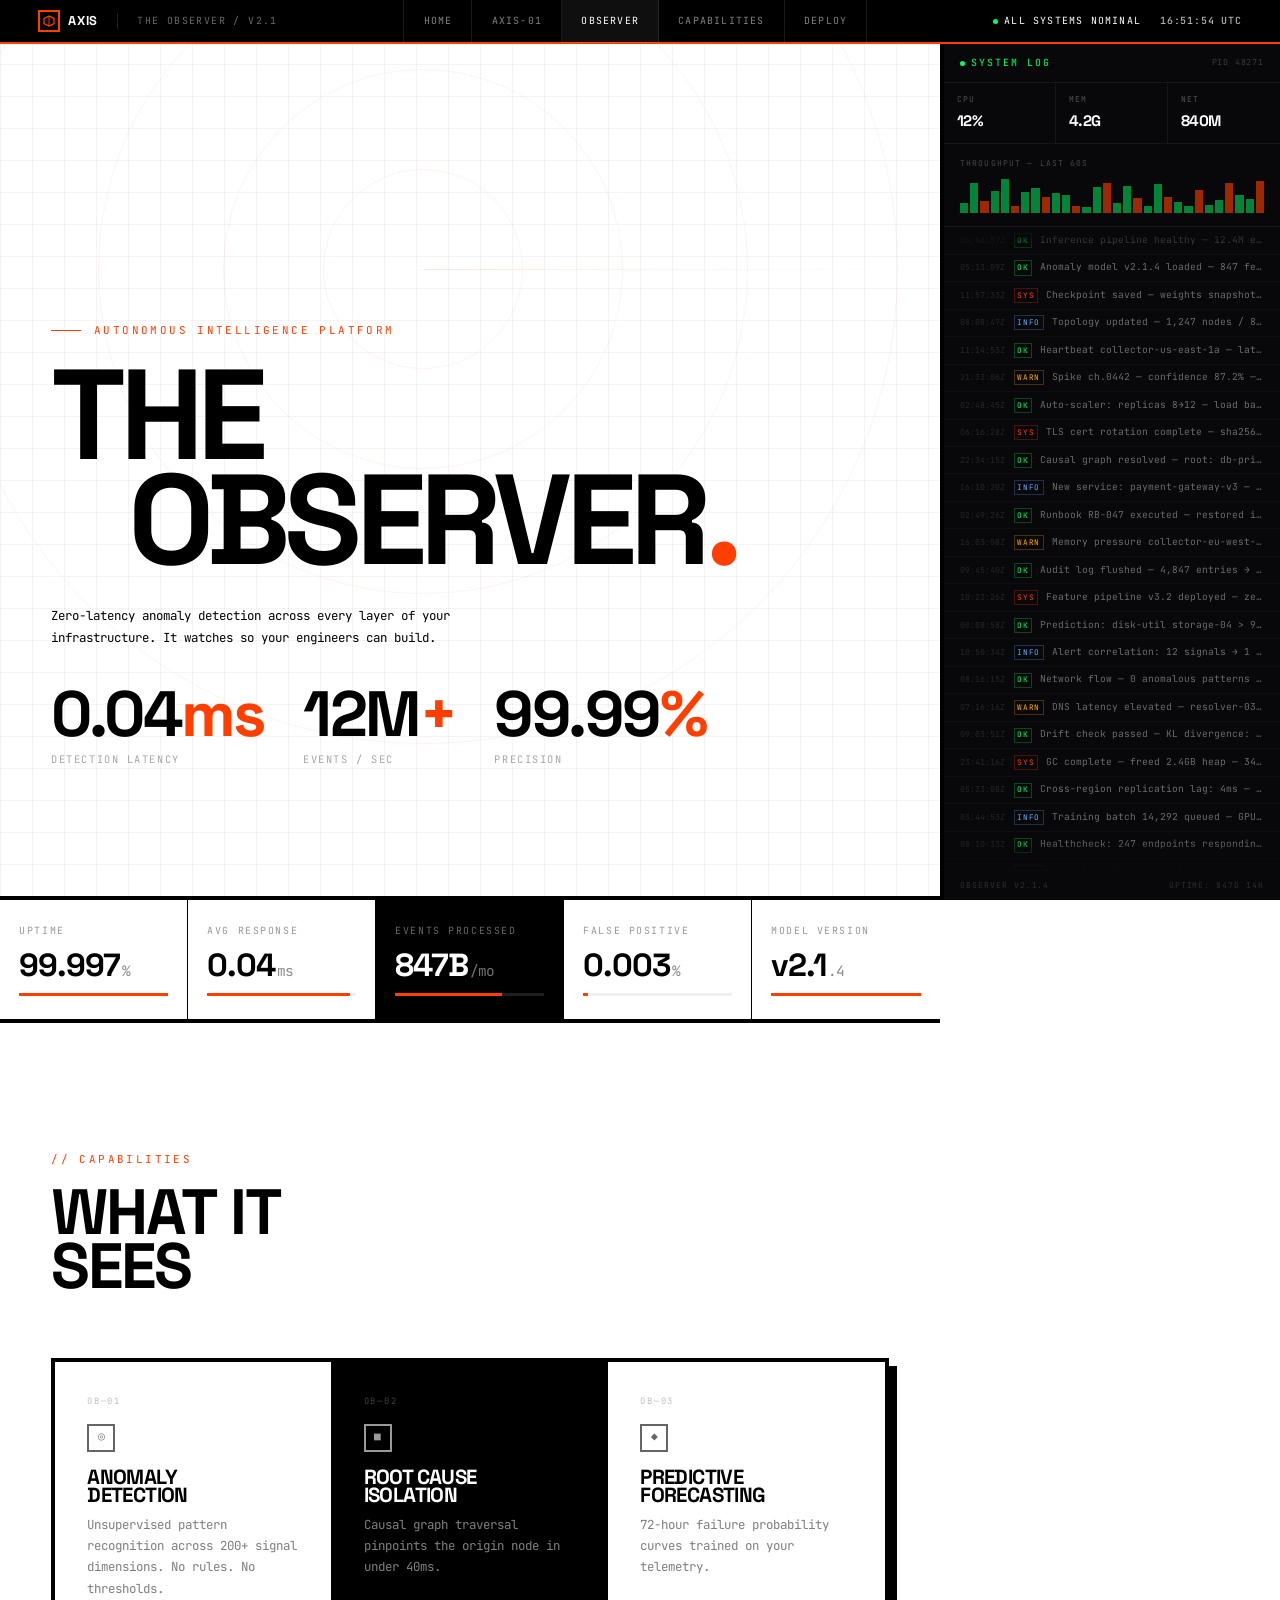
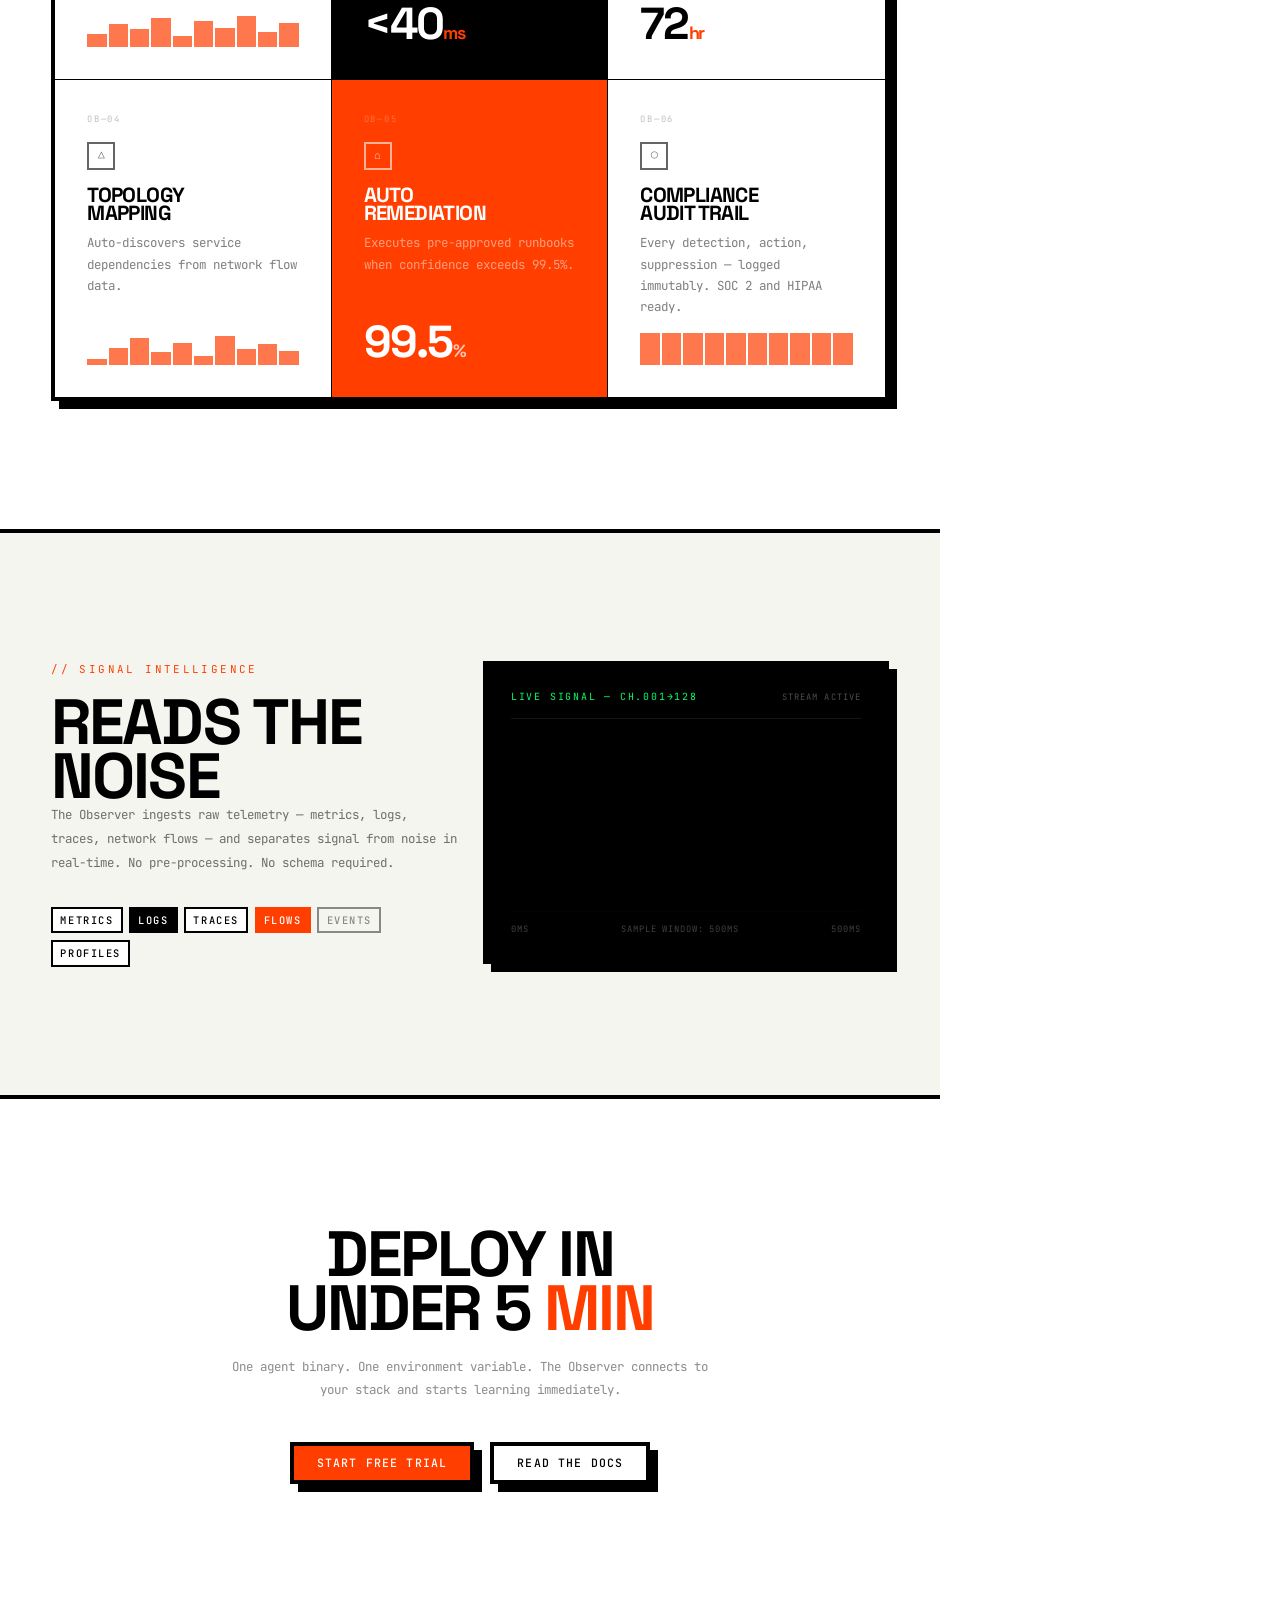
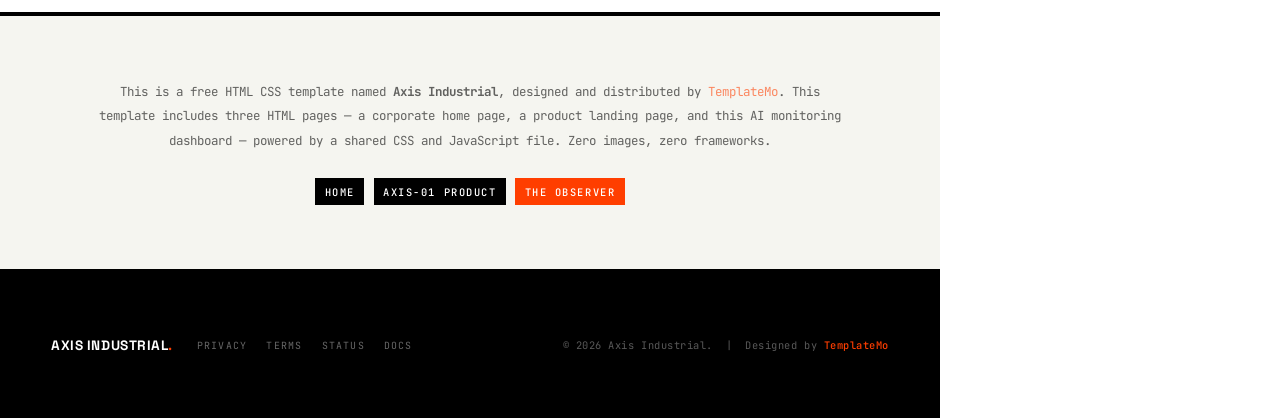
<file: the-observer.html>
<!DOCTYPE html>
<html lang="en">
<head>
<meta charset="UTF-8">
<meta name="viewport" content="width=device-width, initial-scale=1.0">
<title>The Observer — AI Monitoring Intelligence by AXIS Industrial</title>
<meta name="description" content="The Observer. Real-time AI inference monitoring. Zero-latency anomaly detection across every layer of your stack.">
<link rel="preconnect" href="https://fonts.googleapis.com">
<link rel="preconnect" href="https://fonts.gstatic.com" crossorigin>
<link href="https://fonts.googleapis.com/css2?family=JetBrains+Mono:wght@300;400;500;700&family=Space+Grotesk:wght@400;700&display=swap" rel="stylesheet">
<link rel="stylesheet" href="css/templatemo-axis-industrial.css">
<link rel="stylesheet" href="css/templatemo-axis-the-observer.css">
<!--

TemplateMo 619 Axis Industrial

https://templatemo.com/tm-619-axis-industrial

-->
</head>
<body>

<!-- ====== HEADER ====== -->
<header class="header">
    <div class="header__inner">
        <div class="header__left">
            <a href="index.html" class="header__logo">
                <span class="header__logo-mark"><svg viewBox="0 0 24 24" fill="none" xmlns="http://www.w3.org/2000/svg"><path d="M12 2L2 7V17L12 22L22 17V7L12 2Z" stroke="#FF3E00" stroke-width="2.5"/><line x1="12" y1="2" x2="12" y2="22" stroke="#FF3E00" stroke-width="2"/></svg></span>
                Axis
            </a>
            <span class="header__sep"></span>
            <span class="header__product">The Observer / v2.1</span>
        </div>
        <nav class="header__nav" id="headerNav">
            <a href="index.html">Home</a>
            <a href="landing-page.html">AXIS-01</a>
            <a href="the-observer.html" class="active">Observer</a>
            <a href="#features">Capabilities</a>
            <a href="#deploy">Deploy</a>
        </nav>
        <div class="header__right">
            <div class="header__status"><span class="header__status-dot"></span><span>All Systems Nominal</span></div>
            <div class="header__clock" id="utcClock">--:--:-- UTC</div>
        </div>
        <button class="header__burger" id="headerBurger" aria-label="Toggle navigation" aria-expanded="false"><span></span><span></span><span></span></button>
    </div>
</header>

<!-- ====== LAYOUT SHELL ====== -->
<div class="shell">
<main class="shell__main">

    <!-- ====== HERO ====== -->
    <section class="hero hero--radar">
        <div class="hero__grid" aria-hidden="true"></div>
        <div class="hero__rings" aria-hidden="true"><div class="hero__ring"></div><div class="hero__ring"></div><div class="hero__ring"></div><div class="hero__ring"></div></div>
        <div class="hero__label reveal">Autonomous Intelligence Platform</div>
        <h1 class="hero__title"><span class="line">The</span><span class="line line--indent">Observer<span class="dot">.</span></span></h1>
        <div class="hero__bottom">
            <p class="hero__desc reveal">Zero-latency anomaly detection across every layer of your infrastructure. It watches so your engineers can build.</p>
            <div class="hero__kpis reveal">
                <div><div class="hero__kpi-val">0.04<span class="accent">ms</span></div><div class="hero__kpi-label">Detection Latency</div></div>
                <div><div class="hero__kpi-val">12M<span class="accent">+</span></div><div class="hero__kpi-label">Events / Sec</div></div>
                <div><div class="hero__kpi-val">99.99<span class="accent">%</span></div><div class="hero__kpi-label">Precision</div></div>
            </div>
        </div>
    </section>

    <!-- ====== METRICS RIBBON ====== -->
    <section class="ribbon reveal">
        <div class="ribbon__cell"><div class="ribbon__label">Uptime</div><div class="ribbon__value">99.997<span class="ribbon__unit">%</span></div><div class="bar-track"><div class="bar-track__fill" style="width:99.9%"></div></div></div>
        <div class="ribbon__cell"><div class="ribbon__label">Avg Response</div><div class="ribbon__value">0.04<span class="ribbon__unit">ms</span></div><div class="bar-track"><div class="bar-track__fill" style="width:96%"></div></div></div>
        <div class="ribbon__cell"><div class="ribbon__label">Events Processed</div><div class="ribbon__value">847B<span class="ribbon__unit">/mo</span></div><div class="bar-track"><div class="bar-track__fill" style="width:72%"></div></div></div>
        <div class="ribbon__cell"><div class="ribbon__label">False Positive</div><div class="ribbon__value">0.003<span class="ribbon__unit">%</span></div><div class="bar-track"><div class="bar-track__fill" style="width:3%"></div></div></div>
        <div class="ribbon__cell"><div class="ribbon__label">Model Version</div><div class="ribbon__value">v2.1<span class="ribbon__unit">.4</span></div><div class="bar-track"><div class="bar-track__fill" style="width:100%"></div></div></div>
    </section>

    <!-- ====== FEATURES GRID ====== -->
    <section class="section" id="features">
        <div class="section__header reveal"><div class="section__eyebrow">// Capabilities</div><h2 class="section__title">What It<br>Sees</h2></div>
        <div class="features__grid">
            <div class="feat-card reveal"><div><div class="feat-card__id">OB—01</div><div class="feat-card__icon">◎</div><h3 class="feat-card__title">Anomaly<br>Detection</h3><p class="feat-card__text">Unsupervised pattern recognition across 200+ signal dimensions. No rules. No thresholds.</p></div><div class="spark"><span class="spark__bar" style="height:40%"></span><span class="spark__bar" style="height:70%"></span><span class="spark__bar" style="height:55%"></span><span class="spark__bar" style="height:90%"></span><span class="spark__bar" style="height:35%"></span><span class="spark__bar" style="height:80%"></span><span class="spark__bar" style="height:60%"></span><span class="spark__bar" style="height:95%"></span><span class="spark__bar" style="height:45%"></span><span class="spark__bar" style="height:75%"></span></div></div>
            <div class="feat-card feat-card--dark reveal"><div><div class="feat-card__id">OB—02</div><div class="feat-card__icon">■</div><h3 class="feat-card__title">Root Cause<br>Isolation</h3><p class="feat-card__text">Causal graph traversal pinpoints the origin node in under 40ms.</p></div><div class="feat-card__stat">&lt;40<span class="accent" style="font-size:0.4em">ms</span></div></div>
            <div class="feat-card reveal"><div><div class="feat-card__id">OB—03</div><div class="feat-card__icon">◆</div><h3 class="feat-card__title">Predictive<br>Forecasting</h3><p class="feat-card__text">72-hour failure probability curves trained on your telemetry.</p></div><div class="feat-card__stat">72<span class="accent" style="font-size:0.4em">hr</span></div></div>
            <div class="feat-card reveal"><div><div class="feat-card__id">OB—04</div><div class="feat-card__icon">△</div><h3 class="feat-card__title">Topology<br>Mapping</h3><p class="feat-card__text">Auto-discovers service dependencies from network flow data.</p></div><div class="spark"><span class="spark__bar" style="height:20%"></span><span class="spark__bar" style="height:55%"></span><span class="spark__bar" style="height:85%"></span><span class="spark__bar" style="height:40%"></span><span class="spark__bar" style="height:70%"></span><span class="spark__bar" style="height:30%"></span><span class="spark__bar" style="height:90%"></span><span class="spark__bar" style="height:50%"></span><span class="spark__bar" style="height:65%"></span><span class="spark__bar" style="height:45%"></span></div></div>
            <div class="feat-card feat-card--safety reveal"><div><div class="feat-card__id">OB—05</div><div class="feat-card__icon">⌂</div><h3 class="feat-card__title">Auto<br>Remediation</h3><p class="feat-card__text">Executes pre-approved runbooks when confidence exceeds 99.5%.</p></div><div class="feat-card__stat">99.5<span style="font-size:0.4em;opacity:0.7">%</span></div></div>
            <div class="feat-card reveal"><div><div class="feat-card__id">OB—06</div><div class="feat-card__icon">◯</div><h3 class="feat-card__title">Compliance<br>Audit Trail</h3><p class="feat-card__text">Every detection, action, suppression — logged immutably. SOC 2 and HIPAA ready.</p></div><div class="spark"><span class="spark__bar" style="height:100%"></span><span class="spark__bar" style="height:100%"></span><span class="spark__bar" style="height:100%"></span><span class="spark__bar" style="height:100%"></span><span class="spark__bar" style="height:100%"></span><span class="spark__bar" style="height:100%"></span><span class="spark__bar" style="height:100%"></span><span class="spark__bar" style="height:100%"></span><span class="spark__bar" style="height:100%"></span><span class="spark__bar" style="height:100%"></span></div></div>
        </div>
    </section>

    <!-- ====== SIGNAL SECTION ====== -->
    <section class="section section--surface" id="signal">
        <div class="signal__inner">
            <div class="reveal">
                <div class="section__eyebrow">// Signal Intelligence</div>
                <h2 class="section__title">Reads the<br>Noise</h2>
                <p class="signal__text">The Observer ingests raw telemetry — metrics, logs, traces, network flows — and separates signal from noise in real-time. No pre-processing. No schema required.</p>
                <div class="signal__tags"><span class="tag">Metrics</span><span class="tag tag--filled">Logs</span><span class="tag">Traces</span><span class="tag tag--safety">Flows</span><span class="tag tag--ghost">Events</span><span class="tag">Profiles</span></div>
            </div>
            <div class="signal__viz reveal">
                <div class="signal__viz-header"><div class="signal__viz-title">Live Signal — ch.001→128</div><div class="signal__viz-status">Stream Active</div></div>
                <div class="signal__viz-canvas"><div class="signal__viz-bars" id="waveformBars"></div></div>
                <div class="signal__viz-footer"><span>0ms</span><span>Sample Window: 500ms</span><span>500ms</span></div>
            </div>
        </div>
    </section>

    <!-- ====== CTA ====== -->
    <section class="section cta" id="deploy">
        <div class="reveal">
            <h2 class="cta__title">Deploy in<br>Under 5<span class="accent"> Min</span></h2>
            <p class="cta__text">One agent binary. One environment variable. The Observer connects to your stack and starts learning immediately.</p>
            <div class="cta__actions"><button class="btn btn--primary">Start Free Trial</button><button class="btn btn--ghost">Read the Docs</button></div>
        </div>
    </section>

    <!-- ====== ABOUT THIS TEMPLATE ====== -->
    <section class="about">
        <div class="about__inner">
            <p class="about__text">
                This is a free HTML CSS template named <strong>Axis Industrial</strong>, designed and distributed by
                <a href="https://templatemo.com/tm-619-axis-industrial" target="_blank" rel="noopener" style="color:var(--safety)">TemplateMo</a>.
                This template includes three HTML pages — a corporate home page, a product landing page, and this AI monitoring dashboard — powered by a shared CSS and JavaScript file. Zero images, zero frameworks.
            </p>
            <div class="about__links">
                <a href="index.html" class="tag tag--filled">Home</a>
                <a href="landing-page.html" class="tag tag--filled">AXIS-01 Product</a>
                <a href="the-observer.html" class="tag tag--safety">The Observer</a>
            </div>
        </div>
    </section>

    <!-- ====== FOOTER ====== -->
    <footer class="footer footer--compact">
        <div class="footer__inner">
            <div class="footer__left">
                <span class="footer__logo font-display">Axis Industrial<span class="accent">.</span></span>
                <div class="footer__links"><a href="#">Privacy</a><a href="#">Terms</a><a href="#">Status</a><a href="#">Docs</a></div>
            </div>
            <span class="footer__copy">&copy; 2026 Axis Industrial. &nbsp;|&nbsp; Designed by <a href="https://templatemo.com/tm-619-axis-industrial" target="_blank" rel="nofollow noopener">TemplateMo</a></span>
        </div>
    </footer>

</main>

<!-- ====== TERMINAL SIDEBAR ====== -->
<aside class="sidebar" id="sidebar">
    <div class="sidebar__header"><div class="sidebar__title">System Log</div><div class="sidebar__meta">PID 48271</div></div>
    <div class="sidebar__stats">
        <div class="sidebar__stat"><div class="sidebar__stat-label">CPU</div><div class="sidebar__stat-val" id="cpuVal">12%</div></div>
        <div class="sidebar__stat"><div class="sidebar__stat-label">MEM</div><div class="sidebar__stat-val" id="memVal">4.2G</div></div>
        <div class="sidebar__stat"><div class="sidebar__stat-label">NET</div><div class="sidebar__stat-val" id="netVal">840M</div></div>
    </div>
    <div class="sidebar__chart"><div class="sidebar__chart-title">Throughput — Last 60s</div><div class="sidebar__chart-bars" id="throughputChart"></div></div>
    <div class="sidebar__log"><div class="sidebar__log-scroll"><div class="sidebar__log-track" id="logTrack"></div></div></div>
    <div class="sidebar__footer"><span>Observer v2.1.4</span><span id="sidebarUptime">Uptime: 847d 14h</span></div>
</aside>
</div>

<button class="sidebar-toggle" id="sidebarToggle" aria-label="Toggle terminal">&gt;_</button>

<script src="js/templatemo-axis-script.js"></script>
<script>
/* ---- Observer Page — Specific Scripts ---- */
(function () {
    /* Sidebar toggle (mobile) */
    var sb = document.getElementById('sidebar');
    var sbBtn = document.getElementById('sidebarToggle');
    sbBtn.addEventListener('click', function () {
        sb.classList.toggle('open');
        sbBtn.textContent = sb.classList.contains('open') ? '✕' : '>_';
    });

    /* Generate waveform bars */
    var wave = document.getElementById('waveformBars');
    for (var i = 0; i < 64; i++) {
        var b = document.createElement('div');
        b.className = 'signal__viz-bar';
        b.style.animationDelay = -(i * 0.07) + 's';
        b.style.animationDuration = (1.2 + Math.random() * 1.2) + 's';
        wave.appendChild(b);
    }

    /* Generate throughput chart */
    var chart = document.getElementById('throughputChart');
    for (var i = 0; i < 30; i++) {
        var c = document.createElement('div');
        c.className = 'sidebar__chart-col';
        c.style.height = (15 + Math.random() * 85) + '%';
        chart.appendChild(c);
    }

    /* Generate log entries */
    var track = document.getElementById('logTrack');
    var logs = [
        { t: 'ok',   m: 'Inference pipeline healthy — 12.4M events/s' },
        { t: 'ok',   m: 'Anomaly model v2.1.4 loaded — 847 features active' },
        { t: 'sys',  m: 'Checkpoint saved — weights snapshot @ epoch 14,291' },
        { t: 'info', m: 'Topology updated — 1,247 nodes / 8,432 edges' },
        { t: 'ok',   m: 'Heartbeat collector-us-east-1a — latency 0.3ms' },
        { t: 'warn', m: 'Spike ch.0442 — confidence 87.2% — monitoring' },
        { t: 'ok',   m: 'Auto-scaler: replicas 8→12 — load balanced' },
        { t: 'sys',  m: 'TLS cert rotation complete — sha256:a7f2c91d' },
        { t: 'ok',   m: 'Causal graph resolved — root: db-primary-03' },
        { t: 'info', m: 'New service: payment-gateway-v3 — mapping deps' },
        { t: 'ok',   m: 'Runbook RB-047 executed — restored in 1.2s' },
        { t: 'warn', m: 'Memory pressure collector-eu-west-1b — 78%' },
        { t: 'ok',   m: 'Audit log flushed — 4,847 entries → cold storage' },
        { t: 'sys',  m: 'Feature pipeline v3.2 deployed — zero downtime' },
        { t: 'ok',   m: 'Prediction: disk-util storage-04 > 90% in 14h' },
        { t: 'info', m: 'Alert correlation: 12 signals → 1 incident INC-7842' },
        { t: 'ok',   m: 'Network flow — 0 anomalous patterns last 60s' },
        { t: 'warn', m: 'DNS latency elevated — resolver-03 avg 12ms' },
        { t: 'ok',   m: 'Drift check passed — KL divergence: 0.0012' },
        { t: 'sys',  m: 'GC complete — freed 2.4GB heap — 340ms pause' },
        { t: 'ok',   m: 'Cross-region replication lag: 4ms — within SLA' },
        { t: 'info', m: 'Training batch 14,292 queued — GPU util 94%' },
        { t: 'ok',   m: 'Healthcheck: 247 endpoints responding — avg 1.2ms' },
        { t: 'warn', m: 'Anomaly 0.94 cpu.steal host: compute-17' },
        { t: 'ok',   m: 'Rate limiter: 50k→75k req/s — headroom ok' },
        { t: 'sys',  m: 'Config reload: threshold updated 0.92→0.94' },
        { t: 'ok',   m: 'Traces indexed: 2.1M spans/min — p99 8ms' },
        { t: 'info', m: 'Weekly retrain scheduled — dataset: 847GB' },
    ];

    function ts() {
        return String(Math.floor(Math.random()*24)).padStart(2,'0') + ':' +
               String(Math.floor(Math.random()*60)).padStart(2,'0') + ':' +
               String(Math.floor(Math.random()*60)).padStart(2,'0') + 'Z';
    }

    var html = '';
    for (var p = 0; p < 2; p++) {
        logs.forEach(function (e) {
            html += '<div class="sidebar__log-entry"><span class="sidebar__log-time">' + ts() +
                '</span><span class="sidebar__log-tag log-' + e.t + '">' + e.t.toUpperCase() +
                '</span><span class="sidebar__log-msg">' + e.m + '</span></div>';
        });
    }
    track.innerHTML = html;

    /* Live stats */
    var cpu = document.getElementById('cpuVal');
    var mem = document.getElementById('memVal');
    var net = document.getElementById('netVal');
    setInterval(function () {
        cpu.textContent = (8 + Math.random() * 18).toFixed(0) + '%';
        mem.textContent = (3.8 + Math.random() * 1.4).toFixed(1) + 'G';
        net.textContent = (700 + Math.random() * 400).toFixed(0) + 'M';
    }, 2500);

    /* Throughput chart refresh */
    setInterval(function () {
        var cols = chart.children;
        for (var i = 0; i < cols.length; i++) cols[i].style.height = (15 + Math.random() * 85) + '%';
    }, 3000);
})();
</script>
</body>
</html>
</file>
<file: css/templatemo-axis-industrial.css>
/*

TemplateMo 619 Axis Industrial

https://templatemo.com/tm-619-axis-industrial

*/

/* ============================================================
   AXIS INDUSTRIAL — COMMON CSS
   ============================================================
   1. RESET & VARIABLES
   2. BASE TYPOGRAPHY
   3. UTILITY CLASSES
   4. BUTTONS
   5. HEADER / NAV
   6. HERO (BASE)
   7. SECTION SHARED
   8. BENTO / SPEC CARD BASE
   9. TICKER
   10. FOOTER
   11. SCROLL REVEAL
   12. RESPONSIVE — BASE
   ============================================================ */

/* ----- 1. RESET & VARIABLES ----- */
*, *::before, *::after {
    margin: 0;
    padding: 0;
    box-sizing: border-box;
}

:root {
    /* Palette */
    --base: #FFFFFF;
    --ink: #000000;
    --safety: #FF3E00;
    --muted: #888888;
    --surface: #F5F5F0;
    --term-bg: #08080A;
    --term-green: #00FF66;
    --term-amber: #FFAA00;

    /* Borders & Shadows */
    --border: 4px solid var(--ink);
    --border-thin: 1px solid var(--ink);
    --border-hair: 1px solid rgba(0,0,0,0.10);
    --shadow: 8px 8px 0px var(--ink);
    --shadow-safety: 8px 8px 0px var(--safety);
    --shadow-hover: 4px 4px 0px var(--ink);

    /* Type Scale */
    --fs-hero: clamp(4rem, 14vw, 14rem);
    --fs-h1: clamp(2.4rem, 5vw, 5rem);
    --fs-h2: clamp(1.6rem, 3vw, 3rem);
    --fs-h3: clamp(1.1rem, 1.6vw, 1.5rem);
    --fs-body: clamp(0.9rem, 1.1vw, 1.1rem);
    --fs-data: clamp(0.78rem, 0.9vw, 0.95rem);
    --fs-micro: 0.62rem;
    --fs-ticker: clamp(1.4rem, 2.5vw, 2.5rem);
    --fs-stat: clamp(2.4rem, 5vw, 4.5rem);
    --fs-spec-val: clamp(2rem, 4vw, 3.5rem);

    /* Spacing */
    --gap: clamp(1rem, 2vw, 2rem);
    --section-pad: clamp(4rem, 10vw, 10rem) clamp(1rem, 4vw, 4rem);

    /* Layout */
    --cols: 12;
    --header-h: 44px;
}

html {
    scroll-behavior: smooth;
    -webkit-text-size-adjust: 100%;
}

body {
    font-family: 'JetBrains Mono', monospace;
    font-weight: 400;
    font-size: var(--fs-body);
    line-height: 1.6;
    color: var(--ink);
    background-color: var(--base);
    overflow-x: hidden;
}

img { max-width: 100%; display: block; }
a { color: inherit; text-decoration: none; }
ul { list-style: none; }

::selection {
    background: var(--safety);
    color: var(--base);
}


/* ----- 2. BASE TYPOGRAPHY ----- */
h1, h2, h3, h4, h5, h6,
.font-display {
    font-family: 'Space Grotesk', sans-serif;
    font-weight: 700;
    text-transform: uppercase;
    line-height: 0.85;
    letter-spacing: -0.03em;
}


/* ----- 3. UTILITY CLASSES ----- */
.container {
    width: 100%;
    max-width: 1440px;
    margin: 0 auto;
    padding-inline: clamp(1rem, 4vw, 4rem);
}

.grid-12 {
    display: grid;
    grid-template-columns: repeat(var(--cols), 1fr);
    gap: var(--gap);
}

.accent { color: var(--safety); }

.tag {
    display: inline-block;
    font-family: 'JetBrains Mono', monospace;
    font-size: 0.65rem;
    font-weight: 500;
    text-transform: uppercase;
    letter-spacing: 0.15em;
    padding: 0.3em 0.7em;
    border: 2px solid var(--ink);
    background: var(--base);
}

.tag--filled {
    background: var(--ink);
    color: var(--base);
}

.tag--safety {
    background: var(--safety);
    color: var(--base);
    border-color: var(--safety);
}

.tag--ghost {
    border-color: var(--muted);
    color: var(--muted);
    background: transparent;
}


/* ----- 4. BUTTONS ----- */
.btn {
    font-family: 'JetBrains Mono', monospace;
    font-size: 0.72rem;
    font-weight: 500;
    text-transform: uppercase;
    letter-spacing: 0.1em;
    padding: 0.8em 2em;
    border: var(--border);
    cursor: pointer;
    transition: none;
    display: inline-block;
    text-align: center;
}

.btn--primary {
    background: var(--safety);
    color: var(--base);
    box-shadow: var(--shadow);
}

.btn--primary:hover {
    transform: translate(-4px, -4px);
    box-shadow: 12px 12px 0px var(--ink);
}

.btn--primary:active {
    transform: translate(4px, 4px);
    box-shadow: 0 0 0 var(--ink);
}

.btn--ghost {
    background: var(--base);
    color: var(--ink);
    box-shadow: var(--shadow);
}

.btn--ghost:hover {
    background: var(--ink);
    color: var(--base);
    transform: translate(-4px, -4px);
    box-shadow: 12px 12px 0px var(--ink);
}


/* ----- 5. HEADER / NAV ----- */
.header {
    position: fixed;
    top: 0;
    left: 0;
    width: 100%;
    height: var(--header-h);
    z-index: 1000;
    background: var(--ink);
    color: var(--base);
    border-bottom: 2px solid var(--safety);
    display: flex;
    align-items: center;
    padding: 0 clamp(1rem, 3vw, 3rem);
}

.header__inner {
    width: 100%;
    max-width: 1440px;
    margin: 0 auto;
    display: flex;
    align-items: center;
    justify-content: space-between;
    gap: 1rem;
}

.header__left {
    display: flex;
    align-items: center;
    gap: 1.2rem;
}

.header__logo {
    font-family: 'Space Grotesk', sans-serif;
    font-weight: 700;
    font-size: 0.8rem;
    text-transform: uppercase;
    letter-spacing: 0.05em;
    display: flex;
    align-items: center;
    gap: 0.5rem;
    white-space: nowrap;
}

.header__logo-mark {
    width: 22px;
    height: 22px;
    border: 2px solid var(--safety);
    display: flex;
    align-items: center;
    justify-content: center;
    flex-shrink: 0;
}

.header__logo-mark svg {
    width: 12px;
    height: 12px;
}

.header__sep {
    width: 1px;
    height: 16px;
    background: rgba(255,255,255,0.12);
}

.header__product {
    font-size: var(--fs-micro);
    letter-spacing: 0.14em;
    text-transform: uppercase;
    opacity: 0.4;
}

/* Light-switch nav cells */
.header__nav {
    display: flex;
    align-items: stretch;
    height: var(--header-h);
    border-left: 1px solid rgba(255,255,255,0.10);
}

.header__nav a {
    font-family: 'JetBrains Mono', monospace;
    font-size: var(--fs-micro);
    text-transform: uppercase;
    letter-spacing: 0.12em;
    padding: 0 1.2rem;
    display: flex;
    align-items: center;
    border-right: 1px solid rgba(255,255,255,0.10);
    color: rgba(255,255,255,0.5);
    transition: background 0s, color 0s;
}

.header__nav a:hover {
    background: var(--safety);
    color: var(--base);
}

/* Active page highlight */
.header__nav a.active {
    background: rgba(255,255,255,0.06);
    color: var(--base);
}

.header__right {
    display: flex;
    align-items: center;
    gap: 1.2rem;
}

.header__status {
    display: flex;
    align-items: center;
    gap: 0.4rem;
    font-size: var(--fs-micro);
    text-transform: uppercase;
    letter-spacing: 0.12em;
}

.header__status-dot {
    width: 5px;
    height: 5px;
    border-radius: 50%;
    background: var(--term-green);
    animation: pulse 2s ease-in-out infinite;
}

@keyframes pulse {
    0%, 100% { opacity: 1; }
    50% { opacity: 0.4; }
}

.header__clock {
    font-family: 'JetBrains Mono', monospace;
    font-size: var(--fs-micro);
    font-weight: 500;
    letter-spacing: 0.08em;
    opacity: 0.7;
    min-width: 7em;
    text-align: right;
}

.header__burger {
    display: none;
    flex-direction: column;
    gap: 4px;
    cursor: pointer;
    background: none;
    border: none;
    padding: 4px;
}

.header__burger span {
    width: 22px;
    height: 2px;
    background: var(--base);
    transition: transform 0.3s, opacity 0.3s;
}


/* ----- 6. HERO (BASE) ----- */
.hero {
    min-height: 100vh;
    min-height: 100svh;
    display: flex;
    flex-direction: column;
    justify-content: flex-end;
    padding: var(--section-pad);
    padding-top: calc(var(--header-h) + 4rem);
    position: relative;
    overflow: hidden;
    border-bottom: var(--border);
}

.hero--center {
    justify-content: center;
    align-items: center;
    text-align: center;
}

.hero__grid {
    position: absolute;
    inset: 0;
    background-image:
        linear-gradient(rgba(0,0,0,0.045) 1px, transparent 1px),
        linear-gradient(90deg, rgba(0,0,0,0.045) 1px, transparent 1px);
    background-size: 40px 40px;
    pointer-events: none;
}

.hero__label {
    font-family: 'JetBrains Mono', monospace;
    font-size: 0.68rem;
    text-transform: uppercase;
    letter-spacing: 0.22em;
    color: var(--safety);
    margin-bottom: 1.5rem;
    display: flex;
    align-items: center;
    gap: 0.8rem;
    position: relative;
    z-index: 1;
}

.hero__label::before {
    content: '';
    width: 30px;
    height: 1px;
    background: var(--safety);
}

.hero__title {
    font-size: var(--fs-hero);
    line-height: 0.82;
    letter-spacing: -0.05em;
    position: relative;
    z-index: 1;
    margin-bottom: 2rem;
    animation: heroRotate linear both;
    animation-timeline: scroll();
    animation-range: 0vh 55vh;
}

@keyframes heroRotate {
    from { transform: rotate(0deg); opacity: 1; }
    to   { transform: rotate(-2.5deg) translateY(-20px); opacity: 0.25; }
}

.hero__title .line { display: block; }
.hero__title .line--indent { padding-left: clamp(1rem, 6vw, 6rem); }
.hero__title .dot,
.hero__title .accent-dot { color: var(--safety); }

.hero__bottom {
    display: flex;
    align-items: flex-end;
    justify-content: space-between;
    gap: 2rem;
    flex-wrap: wrap;
    position: relative;
    z-index: 1;
}

.hero__desc {
    max-width: 420px;
    font-size: var(--fs-data);
    line-height: 1.8;
    opacity: 0.55;
    position: relative;
    z-index: 1;
}

.hero__stats,
.hero__kpis {
    display: flex;
    gap: clamp(1.5rem, 3vw, 3.5rem);
}

.hero__stat-num,
.hero__kpi-val {
    font-family: 'Space Grotesk', sans-serif;
    font-weight: 700;
    font-size: var(--fs-stat);
    line-height: 1;
    letter-spacing: -0.04em;
}

.hero__stat-label,
.hero__kpi-label {
    font-size: 0.65rem;
    text-transform: uppercase;
    letter-spacing: 0.15em;
    opacity: 0.35;
    margin-top: 0.35rem;
}

.hero__scroll-cue {
    position: absolute;
    right: clamp(1rem, 2vw, 4rem);
    bottom: clamp(2rem, 4vw, 4rem);
    writing-mode: vertical-rl;
    font-size: 0.65rem;
    text-transform: uppercase;
    letter-spacing: 0.2em;
    opacity: 0.4;
    display: flex;
    align-items: center;
    gap: 0.8rem;
}

.hero__scroll-cue::after {
    content: '';
    width: 1px;
    height: 50px;
    background: var(--ink);
    animation: scrollPulse 2s ease-in-out infinite;
}

@keyframes scrollPulse {
    0%, 100% { opacity: 0.3; transform: scaleY(0.5); }
    50% { opacity: 1; transform: scaleY(1); }
}


/* ----- 7. SECTION SHARED ----- */
.section {
    padding: var(--section-pad);
    border-bottom: var(--border);
}

.section--surface {
    background: var(--surface);
}

.section__eyebrow {
    font-family: 'JetBrains Mono', monospace;
    font-size: 0.68rem;
    text-transform: uppercase;
    letter-spacing: 0.22em;
    color: var(--safety);
    margin-bottom: 1rem;
}

.section__title {
    font-size: var(--fs-h1);
}

.section__header {
    margin-bottom: clamp(2.5rem, 5vw, 5rem);
}


/* ----- 8. BENTO / SPEC CARD BASE ----- */
.bento-card {
    border: var(--border);
    box-shadow: var(--shadow);
    padding: clamp(1.2rem, 2vw, 2rem);
    background: var(--base);
    position: relative;
    display: grid;
    grid-template-rows: auto 1fr auto;
    transition: none;
    cursor: default;
    overflow: hidden;
}

.bento-card:hover {
    transform: translate(-4px, -4px);
    box-shadow: 12px 12px 0px var(--ink);
}

.bento-card--dark {
    background: var(--ink);
    color: var(--base);
    box-shadow: var(--shadow-safety);
}

.bento-card--dark:hover {
    box-shadow: 12px 12px 0px var(--safety);
}

.bento-card--safety {
    background: var(--safety);
    color: var(--base);
}

.bento-card--safety:hover {
    box-shadow: 12px 12px 0px var(--ink);
}

.bento-card__number {
    font-family: 'Space Grotesk', sans-serif;
    font-weight: 700;
    font-size: 0.72rem;
    text-transform: uppercase;
    letter-spacing: 0.1em;
    opacity: 0.3;
    margin-bottom: 1rem;
}

.bento-card__title {
    font-size: var(--fs-h3);
    margin-bottom: 0.6rem;
    line-height: 0.9;
}

.bento-card__text {
    font-size: var(--fs-data);
    line-height: 1.7;
    opacity: 0.55;
}

.bento-card__stat {
    font-family: 'Space Grotesk', sans-serif;
    font-weight: 700;
    font-size: clamp(2.5rem, 5vw, 4rem);
    line-height: 1;
    letter-spacing: -0.04em;
    align-self: end;
}

/* Mini bar chart inside cards */
.bar-chart {
    display: flex;
    align-items: flex-end;
    gap: 4px;
    height: 60px;
    margin-top: 1rem;
}

.bar-chart__col {
    flex: 1;
    background: var(--safety);
    min-height: 4px;
    border: 2px solid var(--ink);
}

.bento-card--dark .bar-chart__col {
    border-color: var(--safety);
}

/* Sparkline bars */
.spark {
    display: flex;
    align-items: flex-end;
    gap: 2px;
    height: 32px;
    margin-top: 1rem;
}

.spark__bar {
    flex: 1;
    background: var(--safety);
    min-height: 2px;
    opacity: 0.7;
}

/* Progress bar track */
.bar-track {
    width: 100%;
    height: 4px;
    background: rgba(0,0,0,0.06);
    margin-top: 0.8rem;
    overflow: hidden;
}

.bar-track--dark,
.bento-card--dark .bar-track {
    background: rgba(255,255,255,0.12);
}

.bar-track__fill {
    height: 100%;
    background: var(--safety);
    transition: width 0.8s ease;
}

.bento-card--safety .bar-track {
    background: rgba(255,255,255,0.2);
}

.bento-card--safety .bar-track__fill {
    background: var(--base);
}


/* ----- 9. TICKER ----- */
.ticker {
    border-bottom: var(--border);
    background: var(--ink);
    color: var(--base);
    overflow: hidden;
    padding: 1.2rem 0;
}

.ticker--safety {
    background: var(--safety);
}

.ticker--safety .ticker__item::after {
    background: var(--base);
}

.ticker__track {
    display: flex;
    width: max-content;
    animation: tickerScroll 20s linear infinite;
}

.ticker--reverse .ticker__track {
    animation-direction: reverse;
    animation-duration: 28s;
}

.ticker__item {
    font-family: 'Space Grotesk', sans-serif;
    font-weight: 700;
    font-size: var(--fs-ticker);
    text-transform: uppercase;
    letter-spacing: -0.02em;
    white-space: nowrap;
    padding: 0 2rem;
    display: flex;
    align-items: center;
    gap: 2rem;
}

.ticker__item::after {
    content: '';
    width: 12px;
    height: 12px;
    background: var(--safety);
    flex-shrink: 0;
}

@keyframes tickerScroll {
    0% { transform: translateX(0); }
    100% { transform: translateX(-50%); }
}


/* ----- 10. FOOTER ----- */
.footer {
    background: var(--ink);
    color: var(--base);
    padding: clamp(2.5rem, 5vw, 4rem) clamp(1rem, 4vw, 4rem);
}

.footer__inner {
    max-width: 1440px;
    margin: 0 auto;
}

/* Footer — Compact (landing / observer) */
.footer--compact .footer__inner {
    display: flex;
    justify-content: space-between;
    align-items: center;
    flex-wrap: wrap;
    gap: 1rem;
}

.footer__left {
    display: flex;
    align-items: center;
    gap: 1.5rem;
    flex-wrap: wrap;
}

.footer__logo {
    font-family: 'Space Grotesk', sans-serif;
    font-weight: 700;
    font-size: 0.85rem;
    text-transform: uppercase;
    letter-spacing: 0.04em;
}

.footer__links {
    display: flex;
    gap: 1.2rem;
}

.footer__links a {
    font-size: var(--fs-micro);
    text-transform: uppercase;
    letter-spacing: 0.12em;
    opacity: 0.4;
    transition: opacity 0.2s, color 0.2s;
}

.footer__links a:hover {
    opacity: 1;
    color: var(--safety);
}

/* Footer — Full (index page) */
.footer__top {
    display: grid;
    grid-template-columns: repeat(12, 1fr);
    gap: var(--gap);
    padding-bottom: clamp(3rem, 6vw, 6rem);
    border-bottom: 1px solid rgba(255,255,255,0.12);
}

.footer__brand {
    grid-column: span 5;
}

.footer__brand-name {
    font-size: var(--fs-h2);
    margin-bottom: 1.5rem;
}

.footer__brand-desc {
    font-size: var(--fs-data);
    opacity: 0.45;
    line-height: 1.8;
    max-width: 340px;
}

.footer__col {
    grid-column: span 2;
}

.footer__col:last-child {
    grid-column: span 3;
}

.footer__col-title {
    font-family: 'JetBrains Mono', monospace;
    font-size: 0.65rem;
    text-transform: uppercase;
    letter-spacing: 0.18em;
    color: var(--safety);
    margin-bottom: 1.5rem;
    font-weight: 500;
}

.footer__col a {
    display: block;
    font-size: var(--fs-data);
    opacity: 0.5;
    margin-bottom: 0.75rem;
    transition: opacity 0.2s;
}

.footer__col a:hover {
    opacity: 1;
    color: var(--safety);
}

.footer__bottom {
    display: flex;
    justify-content: space-between;
    align-items: center;
    padding-top: 2rem;
    gap: 1rem;
    flex-wrap: wrap;
}

.footer__copy {
    font-size: 0.65rem;
    color: rgba(255,255,255,0.35);
    letter-spacing: 0.05em;
}

.footer__copy a {
    color: var(--safety);
    font-weight: 500;
}

.footer__copy a:hover {
    text-decoration: underline;
}

.footer__back-top {
    font-family: 'JetBrains Mono', monospace;
    font-size: 0.65rem;
    text-transform: uppercase;
    letter-spacing: 0.15em;
    opacity: 0.4;
    cursor: pointer;
    background: none;
    border: none;
    color: var(--base);
    transition: opacity 0.2s;
}

.footer__back-top:hover {
    opacity: 1;
    color: var(--safety);
}


/* ----- 11. SCROLL REVEAL ----- */
.reveal {
    opacity: 0;
    transform: translateY(24px);
    transition: opacity 0.5s ease, transform 0.5s ease;
}

.reveal.visible {
    opacity: 1;
    transform: translateY(0);
}


/* ----- 12. RESPONSIVE — BASE ----- */
@media (max-width: 1024px) {
    .footer__brand { grid-column: span 12; margin-bottom: 2rem; }
    .footer__col { grid-column: span 4; }
    .footer__col:last-child { grid-column: span 4; }
}

@media (max-width: 768px) {
    :root {
        --cols: 4;
    }

    .header__nav { display: none; }
    .header__product { display: none; }
    .header__burger { display: flex; }

    .header__nav.open {
        display: flex;
        flex-direction: column;
        position: absolute;
        top: var(--header-h);
        left: 0;
        width: 100%;
        height: auto;
        background: var(--ink);
        border-bottom: 2px solid var(--safety);
        overflow-y: auto;
        max-height: calc(100vh - var(--header-h));
        max-height: calc(100svh - var(--header-h));
    }

    .header__nav.open a {
        border-right: none;
        border-bottom: 1px solid rgba(255,255,255,0.06);
        padding: 0.9rem clamp(1rem, 3vw, 3rem);
        height: auto;
    }

    .hero__bottom {
        flex-direction: column;
        align-items: flex-start;
    }

    .hero__scroll-cue { display: none; }

    .footer__col { grid-column: span 6; }
    .footer__col:last-child { grid-column: span 6; }

    .footer--compact .footer__inner {
        flex-direction: column;
        align-items: flex-start;
    }

    .footer__left {
        flex-direction: column;
        align-items: flex-start;
        gap: 1rem;
    }
}

@media (max-width: 480px) {
    .hero__stats,
    .hero__kpis {
        flex-direction: column;
        gap: 1rem;
    }

    .footer__col,
    .footer__col:last-child { grid-column: 1 / -1; }

    .header__status span { display: none; }
}
</file>
<file: css/templatemo-axis-main-page.css>
/*

TemplateMo 619 Axis Industrial

https://templatemo.com/tm-619-axis-industrial

*/

/* ============================================================
   INDEX PAGE — SPECIFIC STYLES
   ============================================================ */

.hero__grid--dense {
    background-size: 60px 60px;
    opacity: 0.04;
    background-image:
        linear-gradient(var(--ink) 1px, transparent 1px),
        linear-gradient(90deg, var(--ink) 1px, transparent 1px);
}

/* Bento Grid */
.bento__grid {
    display: grid;
    grid-template-columns: repeat(12, 1fr);
    grid-auto-rows: minmax(180px, auto);
    gap: var(--gap);
}

.bento-card--wide    { grid-column: span 8; }
.bento-card--mid     { grid-column: span 6; }
.bento-card--narrow  { grid-column: span 4; }
.bento-card--tall    { grid-row: span 2; }

.bento-card__visual {
    position: absolute;
    right: -10px;
    bottom: -10px;
    width: 120px;
    height: 120px;
    border: 3px solid currentColor;
    border-radius: 50%;
    opacity: 0.08;
}

/* Sticky Stack Cards */
.stack__header {
    margin-bottom: clamp(3rem, 6vw, 6rem);
    display: flex;
    align-items: flex-end;
    justify-content: space-between;
    gap: 2rem;
    flex-wrap: wrap;
}

.stack__subtitle {
    font-size: var(--fs-data);
    max-width: 340px;
    opacity: 0.6;
    line-height: 1.7;
}

.stack__card {
    position: sticky;
    top: 80px;
    border: var(--border);
    box-shadow: var(--shadow);
    background: var(--base);
    padding: clamp(2rem, 4vw, 4rem);
    margin-bottom: 2rem;
    display: grid;
    grid-template-columns: repeat(12, 1fr);
    gap: var(--gap);
    align-items: center;
    transition: none;
}

.stack__card:nth-child(2) { top: 110px; background: #F5F5F0; }
.stack__card:nth-child(3) { top: 140px; background: var(--ink); color: var(--base); box-shadow: var(--shadow-safety); }
.stack__card:nth-child(4) { top: 170px; background: #F0F0EB; }

.stack__card:hover { transform: translate(-4px, -4px); box-shadow: 12px 12px 0px var(--ink); }
.stack__card:nth-child(3):hover { box-shadow: 12px 12px 0px var(--safety); }

.stack__card-left  { grid-column: span 4; }
.stack__card-right { grid-column: span 8; }

.stack__card-step {
    font-family: 'Space Grotesk', sans-serif;
    font-weight: 700;
    font-size: clamp(4rem, 8vw, 7rem);
    line-height: 0.8;
    letter-spacing: -0.05em;
    opacity: 0.12;
}

.stack__card-title { font-size: var(--fs-h2); margin-bottom: 1rem; }
.stack__card-text { font-size: var(--fs-data); line-height: 1.8; opacity: 0.7; max-width: 520px; }
.stack__card-tags { display: flex; flex-wrap: wrap; gap: 0.5rem; margin-top: 1.2rem; }

.stack__card:nth-child(3) .tag { border-color: var(--base); color: var(--base); background: transparent; }
.stack__card:nth-child(3) .tag--filled { background: var(--safety); border-color: var(--safety); }

/* About / Template Info */
.about {
    padding: clamp(3rem, 6vw, 5rem) clamp(1rem, 4vw, 4rem);
    border-bottom: var(--border);
    background: var(--surface);
}

.about__inner { max-width: 760px; margin: 0 auto; text-align: center; }
.about__text { font-size: var(--fs-data); line-height: 2; opacity: 0.6; margin-bottom: 1.5rem; }
.about__links { display: flex; gap: 0.6rem; justify-content: center; flex-wrap: wrap; }

@media (max-width: 1024px) {
    .bento-card--wide,
    .bento-card--mid,
    .bento-card--narrow { grid-column: span 6; }
    .stack__card-left  { grid-column: span 3; }
    .stack__card-right { grid-column: span 9; }
}

@media (max-width: 768px) {
    .bento-card--wide,
    .bento-card--mid,
    .bento-card--narrow { grid-column: 1 / -1; }
    .bento-card--tall { grid-row: span 1; }
    .stack__card { grid-template-columns: 1fr; position: relative; top: auto !important; }
    .stack__card-left, .stack__card-right { grid-column: 1 / -1; }
    .stack__card-step { font-size: 4rem; }
}
</file>
<file: css/templatemo-axis-landing-page.css>
/*

TemplateMo 619 Axis Industrial

https://templatemo.com/tm-619-axis-industrial

*/

/* ============================================================
   LANDING PAGE — SPECIFIC STYLES
   ============================================================ */

/* Hero — centered product variant */
.hero--product { --fs-hero: clamp(5rem, 18vw, 18rem); }

.hero--product .hero__grid {
    background-size: 40px 40px;
}

.hero--product .hero__grid::after {
    content: '';
    position: absolute;
    top: 50%;
    left: 50%;
    width: 120px;
    height: 120px;
    transform: translate(-50%, -50%);
    border: 1px solid var(--safety);
    border-radius: 50%;
    opacity: 0.15;
}

.hero__subtitle {
    font-family: 'Space Grotesk', sans-serif;
    font-weight: 700;
    font-size: clamp(1rem, 2vw, 1.8rem);
    text-transform: uppercase;
    letter-spacing: 0.06em;
    line-height: 1;
    color: var(--muted);
    margin-bottom: 3rem;
    position: relative;
    z-index: 1;
}

.hero__actions {
    display: flex;
    gap: 1rem;
    position: relative;
    z-index: 1;
    flex-wrap: wrap;
    justify-content: center;
}

.hero__coords {
    position: absolute;
    bottom: clamp(1.5rem, 3vw, 3rem);
    left: clamp(1rem, 4vw, 4rem);
    font-size: 0.6rem;
    letter-spacing: 0.12em;
    text-transform: uppercase;
    opacity: 0.2;
}

.hero__version {
    position: absolute;
    bottom: clamp(1.5rem, 3vw, 3rem);
    right: clamp(1rem, 4vw, 4rem);
    font-size: 0.6rem;
    letter-spacing: 0.12em;
    text-transform: uppercase;
    opacity: 0.2;
}

/* Product Details Section */
.details__inner {
    max-width: 1440px;
    margin: 0 auto;
    display: grid;
    grid-template-columns: repeat(12, 1fr);
    gap: var(--gap);
    align-items: start;
}

.details__left  { grid-column: span 5; }
.details__right { grid-column: span 7; display: grid; grid-template-columns: 1fr 1fr; gap: var(--gap); }

.details__text {
    font-size: var(--fs-data);
    line-height: 1.9;
    opacity: 0.6;
    max-width: 400px;
}

.stat-card {
    border: var(--border);
    padding: clamp(1.2rem, 2vw, 2rem);
    background: var(--base);
    box-shadow: var(--shadow);
    transition: none;
}

.stat-card:hover {
    transform: translate(-4px, -4px);
    box-shadow: 12px 12px 0px var(--ink);
}

.stat-card--dark {
    background: var(--ink);
    color: var(--base);
    box-shadow: var(--shadow-safety);
}

.stat-card--dark:hover { box-shadow: 12px 12px 0px var(--safety); }

.stat-card__label {
    font-size: var(--fs-micro);
    text-transform: uppercase;
    letter-spacing: 0.18em;
    opacity: 0.4;
    margin-bottom: 0.8rem;
}

.stat-card__value {
    font-family: 'Space Grotesk', sans-serif;
    font-weight: 700;
    font-size: var(--fs-spec-val);
    line-height: 1;
    letter-spacing: -0.04em;
}

.stat-card__unit {
    font-size: 0.4em;
    opacity: 0.5;
    margin-left: 0.1em;
}

/* Spec Grid */
.spec-grid {
    display: grid;
    grid-template-columns: repeat(4, 1fr);
    gap: 0;
    border: var(--border);
    box-shadow: var(--shadow);
}

.spec-cell {
    padding: clamp(1.5rem, 2.5vw, 2.5rem);
    border-right: var(--border);
    border-bottom: var(--border);
    background: var(--base);
    display: flex;
    flex-direction: column;
    justify-content: space-between;
    min-height: 200px;
    transition: none;
    cursor: default;
}

.spec-cell:nth-child(4n) { border-right: none; }
.spec-cell:nth-last-child(-n+4) { border-bottom: none; }

.spec-cell:hover { background: var(--ink); color: var(--base); }

.spec-cell--dark { background: var(--ink); color: var(--base); }
.spec-cell--dark:hover { background: var(--safety); }

.spec-cell--safety { background: var(--safety); color: var(--base); }
.spec-cell--safety:hover { background: var(--ink); }

.spec-cell__id { font-size: 0.55rem; text-transform: uppercase; letter-spacing: 0.2em; opacity: 0.3; margin-bottom: 1rem; }
.spec-cell__label { font-size: var(--fs-micro); text-transform: uppercase; letter-spacing: 0.18em; opacity: 0.5; margin-bottom: 0.5rem; }
.spec-cell__value { font-family: 'Space Grotesk', sans-serif; font-weight: 700; font-size: var(--fs-spec-val); line-height: 0.9; letter-spacing: -0.04em; }
.spec-cell__unit { font-family: 'JetBrains Mono', monospace; font-size: 0.55em; font-weight: 400; opacity: 0.5; margin-left: 0.15em; }
.spec-cell__note { font-size: var(--fs-data); line-height: 1.6; opacity: 0.5; margin-top: 1rem; }

.spec-cell .bar-track { margin-top: 1.2rem; }
.spec-cell--dark .bar-track { background: rgba(255,255,255,0.15); }
.spec-cell--safety .bar-track { background: rgba(255,255,255,0.2); }
.spec-cell--safety .bar-track__fill { background: var(--base); }

/* CTA Band */
.cta-band {
    padding: clamp(3rem, 6vw, 6rem) clamp(1rem, 4vw, 4rem);
    border-bottom: var(--border);
    text-align: center;
}

.cta-band__inner { max-width: 700px; margin: 0 auto; }
.cta-band__title { font-size: var(--fs-h1); margin-bottom: 1.5rem; }
.cta-band__text { font-size: var(--fs-data); line-height: 1.9; opacity: 0.5; margin-bottom: 2.5rem; }
.cta-band__actions { display: flex; gap: 1rem; justify-content: center; flex-wrap: wrap; }

/* Terminal Log */
.log {
    background: var(--term-bg);
    border-bottom: 2px solid var(--safety);
    overflow: hidden;
}

.log__header {
    display: flex;
    align-items: center;
    justify-content: space-between;
    padding: 0.6rem clamp(1rem, 3vw, 3rem);
    border-bottom: 1px solid rgba(255,255,255,0.06);
}

.log__header-title {
    font-size: 0.6rem;
    text-transform: uppercase;
    letter-spacing: 0.2em;
    color: var(--term-green);
    display: flex;
    align-items: center;
    gap: 0.5rem;
}

.log__header-title::before {
    content: '';
    width: 5px;
    height: 5px;
    border-radius: 50%;
    background: var(--term-green);
    animation: pulse 2s ease-in-out infinite;
}

.log__header-status {
    font-size: 0.55rem;
    letter-spacing: 0.1em;
    color: rgba(255,255,255,0.25);
    text-transform: uppercase;
}

.log__body {
    padding: 1rem 0;
    mask-image: linear-gradient(90deg, transparent 0%, black 4%, black 96%, transparent 100%);
    -webkit-mask-image: linear-gradient(90deg, transparent 0%, black 4%, black 96%, transparent 100%);
}

.log__track {
    display: flex;
    width: max-content;
    animation: tickerScroll 40s linear infinite;
}

.log__track--reverse {
    animation-direction: reverse;
    animation-duration: 55s;
}

.log__entry {
    font-size: 0.65rem;
    letter-spacing: 0.04em;
    white-space: nowrap;
    padding: 0.3rem 1.5rem;
    color: rgba(255,255,255,0.35);
    display: flex;
    align-items: center;
    gap: 0.8rem;
}

.log__entry-time { color: rgba(255,255,255,0.15); }
.log__entry-tag { font-size: 0.52rem; text-transform: uppercase; letter-spacing: 0.1em; padding: 0.15em 0.5em; border: 1px solid; }
.log-ok   { color: var(--term-green); border-color: rgba(0,255,102,0.3); }
.log-warn { color: var(--term-amber); border-color: rgba(255,170,0,0.3); }
.log-sys  { color: var(--safety);     border-color: rgba(255,62,0,0.3); }
.log__entry-msg { color: rgba(255,255,255,0.5); }

/* About paragraph */
.about {
    padding: clamp(2.5rem, 5vw, 4rem) clamp(1rem, 4vw, 4rem);
    border-bottom: var(--border);
    background: var(--surface);
}

.about__inner { max-width: 760px; margin: 0 auto; text-align: center; }
.about__text { font-size: var(--fs-data); line-height: 2; opacity: 0.6; margin-bottom: 1.5rem; }
.about__links { display: flex; gap: 0.6rem; justify-content: center; flex-wrap: wrap; }

/* Responsive */
@media (max-width: 1024px) {
    .spec-grid { grid-template-columns: repeat(2, 1fr); }
    .spec-cell:nth-child(4n) { border-right: var(--border); }
    .spec-cell:nth-child(2n) { border-right: none; }
    .spec-cell:nth-last-child(-n+4) { border-bottom: var(--border); }
    .spec-cell:nth-last-child(-n+2) { border-bottom: none; }
    .details__left { grid-column: span 12; }
    .details__right { grid-column: span 12; }
}

@media (max-width: 768px) {
    .spec-grid { grid-template-columns: 1fr; }
    .spec-cell, .spec-cell:nth-child(4n), .spec-cell:nth-child(2n) { border-right: none; border-bottom: var(--border); }
    .spec-cell:last-child { border-bottom: none; }
    .details__right { grid-template-columns: 1fr; }
    .hero__actions { flex-direction: column; width: 100%; }
    .btn { width: 100%; }
}
</file>
<file: css/templatemo-axis-the-observer.css>
/*

TemplateMo 619 Axis Industrial

https://templatemo.com/tm-619-axis-industrial

*/

/* ============================================================
   THE OBSERVER — PAGE-SPECIFIC STYLES
   ============================================================ */

/* Layout: Main + Sidebar */
.shell {
    display: grid;
    grid-template-columns: 1fr var(--sidebar-w, 340px);
    min-height: 100vh;
}

.shell__main { min-width: 0; }

/* Hero — radar variant */
.hero--radar { --fs-hero: clamp(3.5rem, 10vw, 10rem); }

.hero--radar .hero__grid { background-size: 32px 32px; }

.hero__rings {
    position: absolute;
    top: 30%;
    left: 45%;
    transform: translate(-50%, -50%);
    pointer-events: none;
}

.hero__ring {
    position: absolute;
    border: 1px solid rgba(255,62,0,0.06);
    border-radius: 50%;
    top: 50%;
    left: 50%;
}

.hero__ring:nth-child(1) { width: 200px; height: 200px; margin: -100px 0 0 -100px; }
.hero__ring:nth-child(2) { width: 400px; height: 400px; margin: -200px 0 0 -200px; }
.hero__ring:nth-child(3) { width: 650px; height: 650px; margin: -325px 0 0 -325px; }
.hero__ring:nth-child(4) { width: 950px; height: 950px; margin: -475px 0 0 -475px; }

.hero__ring:nth-child(1)::after {
    content: '';
    position: absolute;
    top: 50%;
    left: 50%;
    width: 475px;
    height: 1px;
    background: linear-gradient(90deg, var(--safety), transparent);
    opacity: 0.12;
    transform-origin: 0 0;
    animation: sweepArm 8s linear infinite;
}

@keyframes sweepArm {
    from { transform: rotate(0deg); }
    to   { transform: rotate(360deg); }
}

/* Metrics Ribbon */
.ribbon {
    display: grid;
    grid-template-columns: repeat(5, 1fr);
    border-bottom: var(--border);
}

.ribbon__cell {
    padding: clamp(1rem, 1.8vw, 1.8rem) clamp(1rem, 1.5vw, 1.5rem);
    border-right: var(--border-thin);
    background: var(--base);
    transition: background 0s, color 0s;
    cursor: default;
}

.ribbon__cell:last-child { border-right: none; }
.ribbon__cell:hover { background: var(--ink); color: var(--base); }
.ribbon__cell:nth-child(3) { background: var(--ink); color: var(--base); }
.ribbon__cell:nth-child(3):hover { background: var(--safety); }

.ribbon__label { font-size: var(--fs-micro); text-transform: uppercase; letter-spacing: 0.16em; opacity: 0.4; margin-bottom: 0.6rem; }
.ribbon__value { font-family: 'Space Grotesk', sans-serif; font-weight: 700; font-size: clamp(1.4rem, 2.5vw, 2.2rem); line-height: 1; letter-spacing: -0.03em; }
.ribbon__unit { font-family: 'JetBrains Mono', monospace; font-size: 0.45em; font-weight: 400; opacity: 0.45; margin-left: 0.1em; }

.ribbon__cell .bar-track { margin-top: 0.8rem; height: 3px; }
.ribbon__cell:nth-child(3) .bar-track,
.ribbon__cell:hover .bar-track { background: rgba(255,255,255,0.12); }

/* Features Grid */
.features__grid {
    display: grid;
    grid-template-columns: repeat(3, 1fr);
    gap: 0;
    border: var(--border);
    box-shadow: var(--shadow);
}

.feat-card {
    padding: clamp(1.5rem, 2.5vw, 2.5rem);
    border-right: var(--border-thin);
    border-bottom: var(--border-thin);
    background: var(--base);
    display: flex;
    flex-direction: column;
    justify-content: space-between;
    min-height: 220px;
    transition: background 0s, color 0s;
    cursor: default;
}

.feat-card:nth-child(3n) { border-right: none; }
.feat-card:nth-last-child(-n+3) { border-bottom: none; }
.feat-card:hover { background: var(--ink); color: var(--base); }

.feat-card--dark { background: var(--ink); color: var(--base); }
.feat-card--dark:hover { background: var(--safety); }
.feat-card--safety { background: var(--safety); color: var(--base); }
.feat-card--safety:hover { background: var(--ink); }

.feat-card__id { font-size: 0.55rem; text-transform: uppercase; letter-spacing: 0.2em; opacity: 0.25; margin-bottom: 1rem; }
.feat-card__icon { width: 28px; height: 28px; border: 2px solid currentColor; display: flex; align-items: center; justify-content: center; margin-bottom: 1rem; opacity: 0.6; font-size: 0.7rem; font-weight: 700; }
.feat-card__title { font-size: var(--fs-h3); margin-bottom: 0.6rem; line-height: 0.9; }
.feat-card__text { font-size: var(--fs-data); line-height: 1.7; opacity: 0.5; }
.feat-card__stat { font-family: 'Space Grotesk', sans-serif; font-weight: 700; font-size: clamp(2rem, 3.5vw, 3rem); line-height: 1; letter-spacing: -0.04em; margin-top: auto; padding-top: 1rem; }

.feat-card .spark__bar { background: var(--safety); }
.feat-card--dark .spark__bar { background: var(--term-green); }
.feat-card--safety .spark__bar { background: var(--base); }
.feat-card:hover .spark__bar { background: var(--safety); }
.feat-card--dark:hover .spark__bar { background: var(--base); }

/* Signal Section */
.signal__inner {
    display: grid;
    grid-template-columns: 1fr 1fr;
    gap: var(--gap);
    align-items: start;
}

.signal__text { font-size: var(--fs-data); line-height: 1.9; opacity: 0.55; max-width: 420px; margin-bottom: 2rem; }
.signal__tags { display: flex; flex-wrap: wrap; gap: 0.4rem; }

.signal__viz {
    border: var(--border);
    box-shadow: var(--shadow);
    background: var(--ink);
    padding: 1.5rem;
    color: var(--base);
}

.signal__viz-header { display: flex; justify-content: space-between; align-items: center; margin-bottom: 1.2rem; padding-bottom: 0.8rem; border-bottom: 1px solid rgba(255,255,255,0.08); }
.signal__viz-title { font-size: var(--fs-micro); text-transform: uppercase; letter-spacing: 0.18em; color: var(--term-green); }
.signal__viz-status { font-size: 0.55rem; text-transform: uppercase; letter-spacing: 0.12em; opacity: 0.3; }

.signal__viz-canvas { width: 100%; height: 160px; position: relative; overflow: hidden; }

.signal__viz-bars { display: flex; align-items: center; gap: 2px; height: 100%; }

.signal__viz-bar {
    flex: 1;
    background: var(--term-green);
    opacity: 0.6;
    animation: waveBar 1.5s ease-in-out infinite alternate;
}

.signal__viz-bar:nth-child(odd)  { animation-delay: -0.3s; }
.signal__viz-bar:nth-child(3n)   { animation-delay: -0.6s; background: var(--safety); opacity: 0.5; }
.signal__viz-bar:nth-child(5n)   { animation-delay: -0.9s; }
.signal__viz-bar:nth-child(7n)   { animation-delay: -1.2s; background: var(--term-amber); opacity: 0.4; }

@keyframes waveBar {
    0% { height: 15%; } 25% { height: 65%; } 50% { height: 30%; } 75% { height: 80%; } 100% { height: 20%; }
}

.signal__viz-footer { display: flex; justify-content: space-between; margin-top: 0.8rem; padding-top: 0.6rem; border-top: 1px solid rgba(255,255,255,0.06); font-size: 0.55rem; text-transform: uppercase; letter-spacing: 0.1em; opacity: 0.25; }

/* CTA */
.cta { text-align: center; }
.cta__title { font-size: var(--fs-h1); margin-bottom: 1.2rem; }
.cta__text { font-size: var(--fs-data); line-height: 1.9; opacity: 0.45; max-width: 500px; margin: 0 auto 2.5rem; }
.cta__actions { display: flex; gap: 1rem; justify-content: center; flex-wrap: wrap; }

/* About paragraph */
.about { padding: clamp(2.5rem, 5vw, 4rem) clamp(1rem, 4vw, 4rem); border-bottom: var(--border); background: var(--surface); }
.about__inner { max-width: 760px; margin: 0 auto; text-align: center; }
.about__text { font-size: var(--fs-data); line-height: 2; opacity: 0.6; margin-bottom: 1.5rem; }
.about__links { display: flex; gap: 0.6rem; justify-content: center; flex-wrap: wrap; }

/* ---- TERMINAL SIDEBAR ---- */
.sidebar {
    position: fixed;
    top: var(--header-h);
    right: 0;
    width: var(--sidebar-w, 340px);
    height: calc(100vh - var(--header-h));
    height: calc(100svh - var(--header-h));
    background: var(--term-bg);
    color: var(--base);
    border-left: var(--border);
    display: flex;
    flex-direction: column;
    z-index: 900;
    overflow: hidden;
}

.sidebar__header { padding: 0.7rem 1rem; border-bottom: 1px solid rgba(255,255,255,0.06); display: flex; align-items: center; justify-content: space-between; flex-shrink: 0; }
.sidebar__title { font-size: var(--fs-micro); text-transform: uppercase; letter-spacing: 0.2em; color: var(--term-green); display: flex; align-items: center; gap: 0.4rem; }
.sidebar__title::before { content: ''; width: 5px; height: 5px; border-radius: 50%; background: var(--term-green); animation: pulse 2s ease-in-out infinite; }
.sidebar__meta { font-size: 0.52rem; text-transform: uppercase; letter-spacing: 0.1em; opacity: 0.2; }

.sidebar__stats { display: grid; grid-template-columns: 1fr 1fr 1fr; border-bottom: 1px solid rgba(255,255,255,0.06); flex-shrink: 0; }
.sidebar__stat { padding: 0.6rem 0.8rem; border-right: 1px solid rgba(255,255,255,0.06); transition: background 0s; cursor: default; }
.sidebar__stat:last-child { border-right: none; }
.sidebar__stat:hover { background: var(--safety); }
.sidebar__stat-label { font-size: 0.5rem; text-transform: uppercase; letter-spacing: 0.14em; opacity: 0.3; margin-bottom: 0.2rem; }
.sidebar__stat-val { font-family: 'Space Grotesk', sans-serif; font-weight: 700; font-size: 0.95rem; letter-spacing: -0.03em; }

.sidebar__chart { padding: 0.8rem 1rem; border-bottom: 1px solid rgba(255,255,255,0.06); flex-shrink: 0; }
.sidebar__chart-title { font-size: 0.5rem; text-transform: uppercase; letter-spacing: 0.14em; opacity: 0.25; margin-bottom: 0.5rem; }
.sidebar__chart-bars { display: flex; align-items: flex-end; gap: 2px; height: 36px; }
.sidebar__chart-col { flex: 1; min-height: 1px; background: var(--term-green); opacity: 0.5; transition: none; }
.sidebar__chart-col:nth-child(3n) { background: var(--safety); opacity: 0.6; }
.sidebar__chart-col:hover { opacity: 1; background: var(--base); }

.sidebar__log { flex: 1; overflow: hidden; position: relative; }
.sidebar__log-scroll { position: absolute; inset: 0; overflow-y: hidden; }
.sidebar__log-track { animation: logScrollV 60s linear infinite; }

@keyframes logScrollV { 0% { transform: translateY(0); } 100% { transform: translateY(-50%); } }

.sidebar__log-entry { padding: 0.35rem 1rem; border-bottom: 1px solid rgba(255,255,255,0.025); font-size: 0.6rem; line-height: 1.5; display: flex; gap: 0.5rem; align-items: baseline; }
.sidebar__log-entry:hover { background: rgba(255,255,255,0.03); }
.sidebar__log-time { color: rgba(255,255,255,0.12); flex-shrink: 0; font-size: 0.52rem; min-width: 5.5em; }
.sidebar__log-tag { font-size: 0.48rem; text-transform: uppercase; letter-spacing: 0.08em; padding: 0.1em 0.35em; border: 1px solid; flex-shrink: 0; }
.log-ok   { color: var(--term-green); border-color: rgba(0,255,102,0.25); }
.log-warn { color: var(--term-amber); border-color: rgba(255,170,0,0.25); }
.log-sys  { color: var(--safety);     border-color: rgba(255,62,0,0.25); }
.log-info { color: #66AAFF;           border-color: rgba(102,170,255,0.25); }
.sidebar__log-msg { color: rgba(255,255,255,0.4); overflow: hidden; text-overflow: ellipsis; white-space: nowrap; }

.sidebar__log::before, .sidebar__log::after { content: ''; position: absolute; left: 0; right: 0; height: 30px; z-index: 2; pointer-events: none; }
.sidebar__log::before { top: 0; background: linear-gradient(var(--term-bg), transparent); }
.sidebar__log::after  { bottom: 0; background: linear-gradient(transparent, var(--term-bg)); }

.sidebar__footer { padding: 0.5rem 1rem; border-top: 1px solid rgba(255,255,255,0.06); font-size: 0.5rem; text-transform: uppercase; letter-spacing: 0.12em; opacity: 0.15; display: flex; justify-content: space-between; flex-shrink: 0; }

.sidebar-toggle {
    display: none;
    position: fixed;
    bottom: 1rem;
    right: 1rem;
    z-index: 1100;
    width: 48px;
    height: 48px;
    background: var(--ink);
    color: var(--term-green);
    border: 2px solid var(--safety);
    font-family: 'JetBrains Mono', monospace;
    font-size: 0.6rem;
    font-weight: 700;
    cursor: pointer;
    box-shadow: var(--shadow-safety);
    align-items: center;
    justify-content: center;
}

/* Responsive */
@media (max-width: 1024px) {
    .shell { grid-template-columns: 1fr; }
    .sidebar { display: none; width: 340px; }
    .sidebar.open { display: flex; }
    .sidebar-toggle { display: flex; }

    .features__grid { grid-template-columns: repeat(2, 1fr); }
    .feat-card:nth-child(3n) { border-right: var(--border-thin); }
    .feat-card:nth-child(2n) { border-right: none; }
    .feat-card:nth-last-child(-n+3) { border-bottom: var(--border-thin); }
    .feat-card:nth-last-child(-n+2) { border-bottom: none; }

    .ribbon { grid-template-columns: repeat(3, 1fr); }
    .ribbon__cell:nth-child(3) { border-right: none; }

    .signal__inner { grid-template-columns: 1fr; }
}

@media (max-width: 768px) {
    .features__grid { grid-template-columns: 1fr; }
    .feat-card, .feat-card:nth-child(3n), .feat-card:nth-child(2n) { border-right: none; border-bottom: var(--border-thin); }
    .feat-card:last-child { border-bottom: none; }

    .ribbon { grid-template-columns: 1fr 1fr; }
    .ribbon__cell { border-right: var(--border-thin); border-bottom: var(--border-thin); }
    .ribbon__cell:nth-child(2n) { border-right: none; }
    .ribbon__cell:last-child { border-bottom: none; }
}

@media (max-width: 480px) {
    .ribbon { grid-template-columns: 1fr; }
    .ribbon__cell { border-right: none; border-bottom: var(--border-thin); }
    .ribbon__cell:last-child { border-bottom: none; }
    .cta__actions { flex-direction: column; width: 100%; }
    .btn { width: 100%; }
}
</file>
